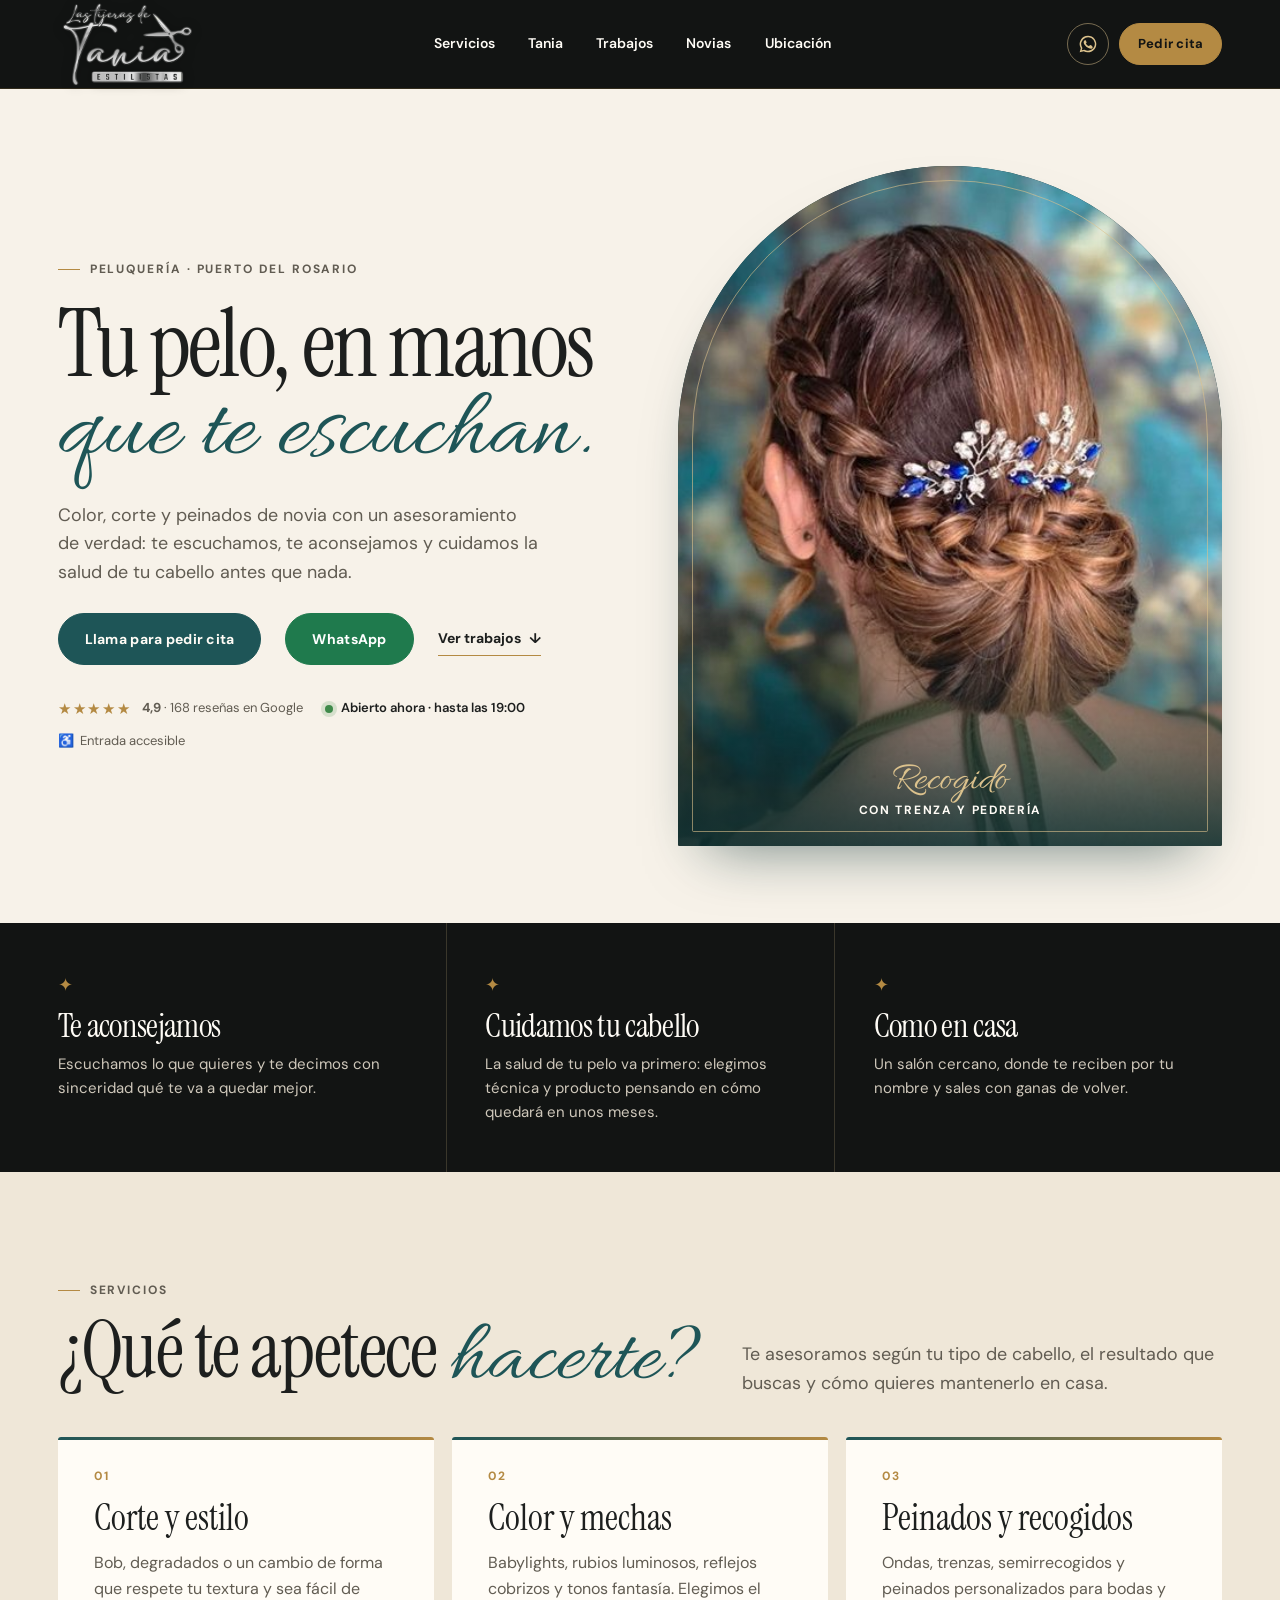
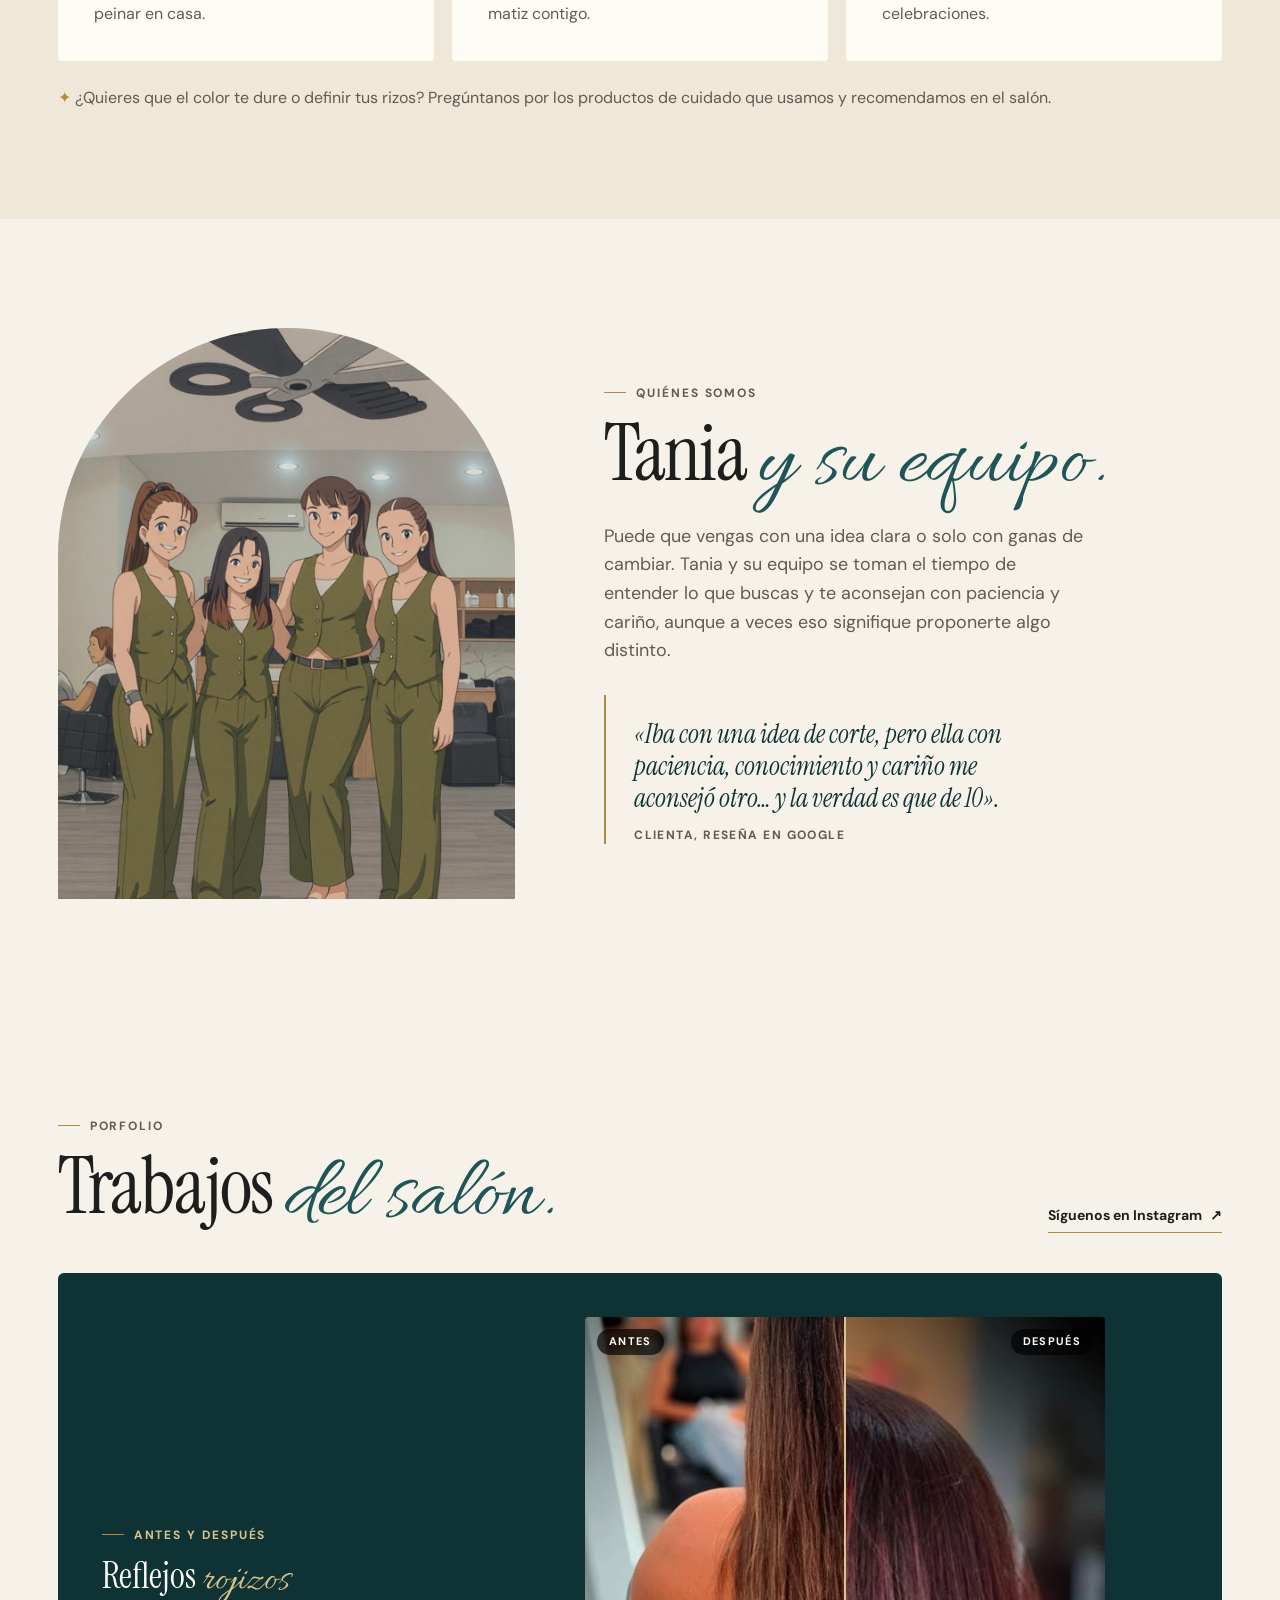
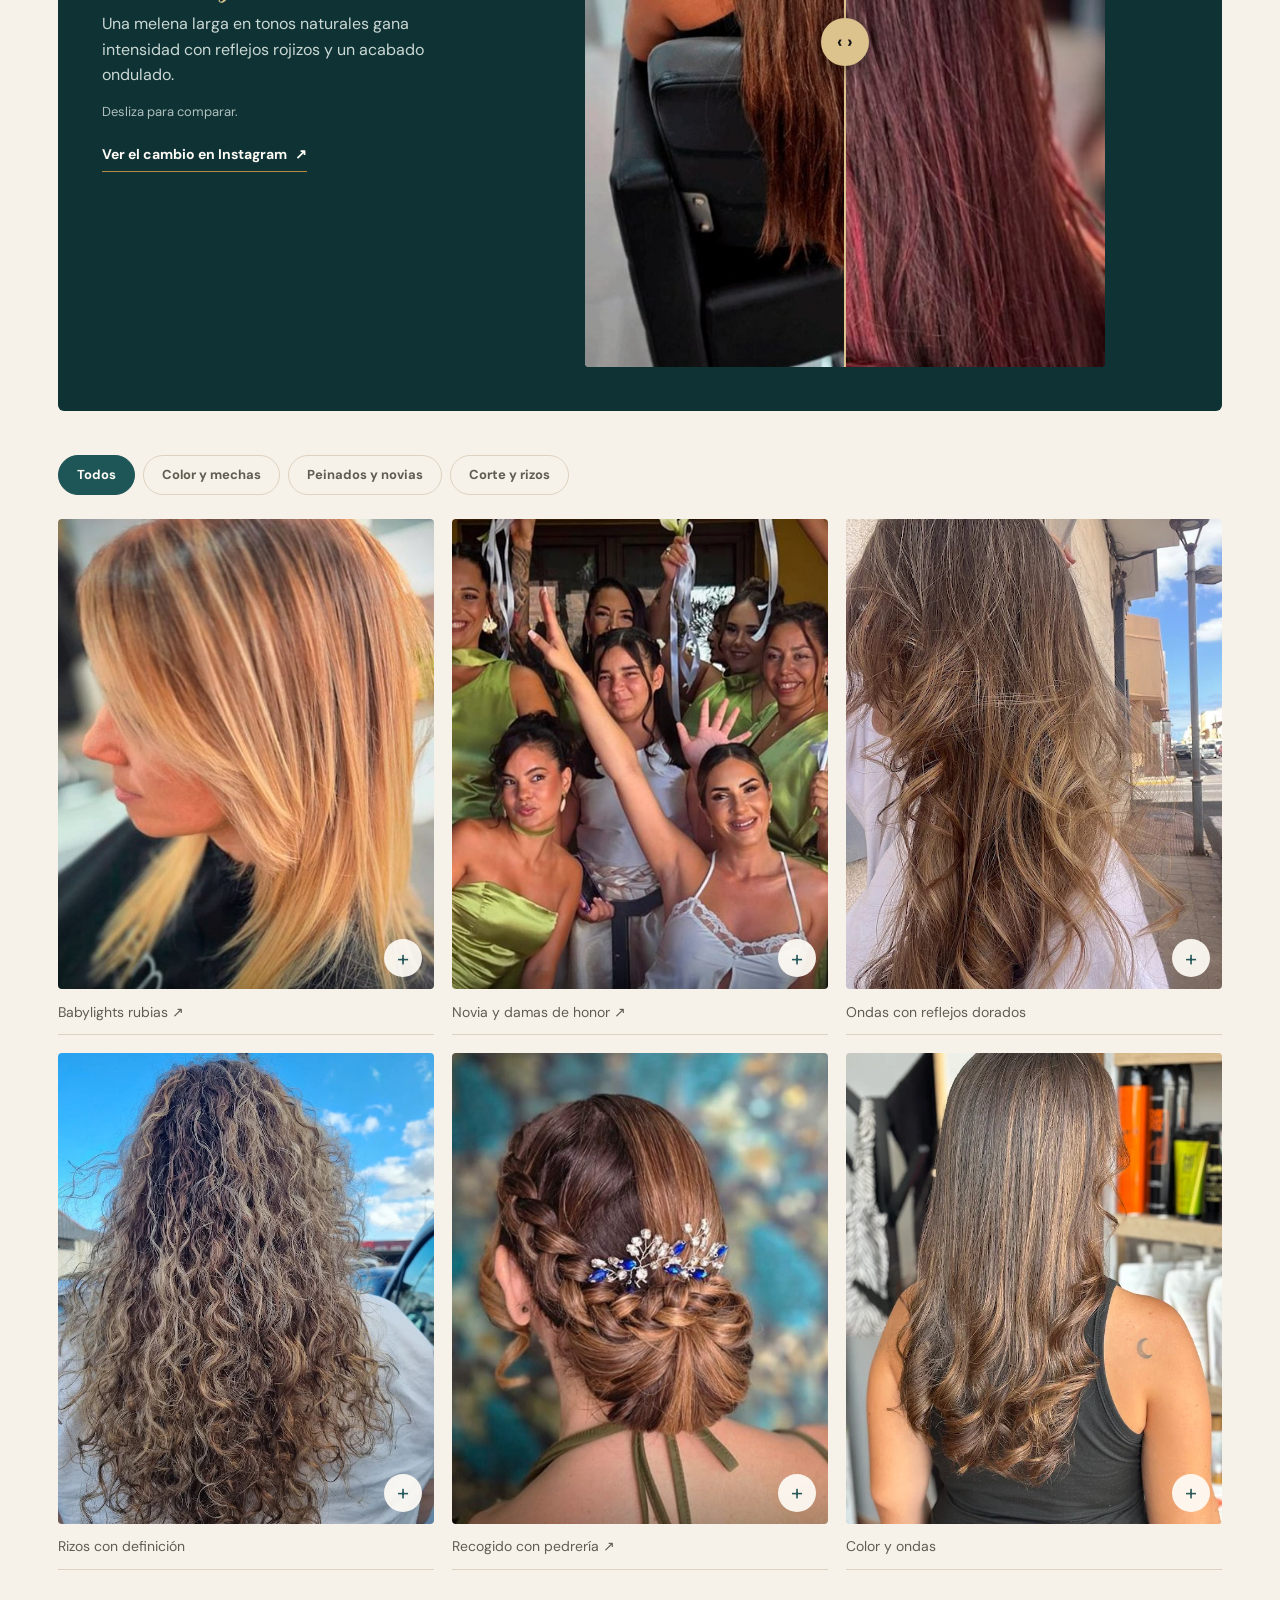
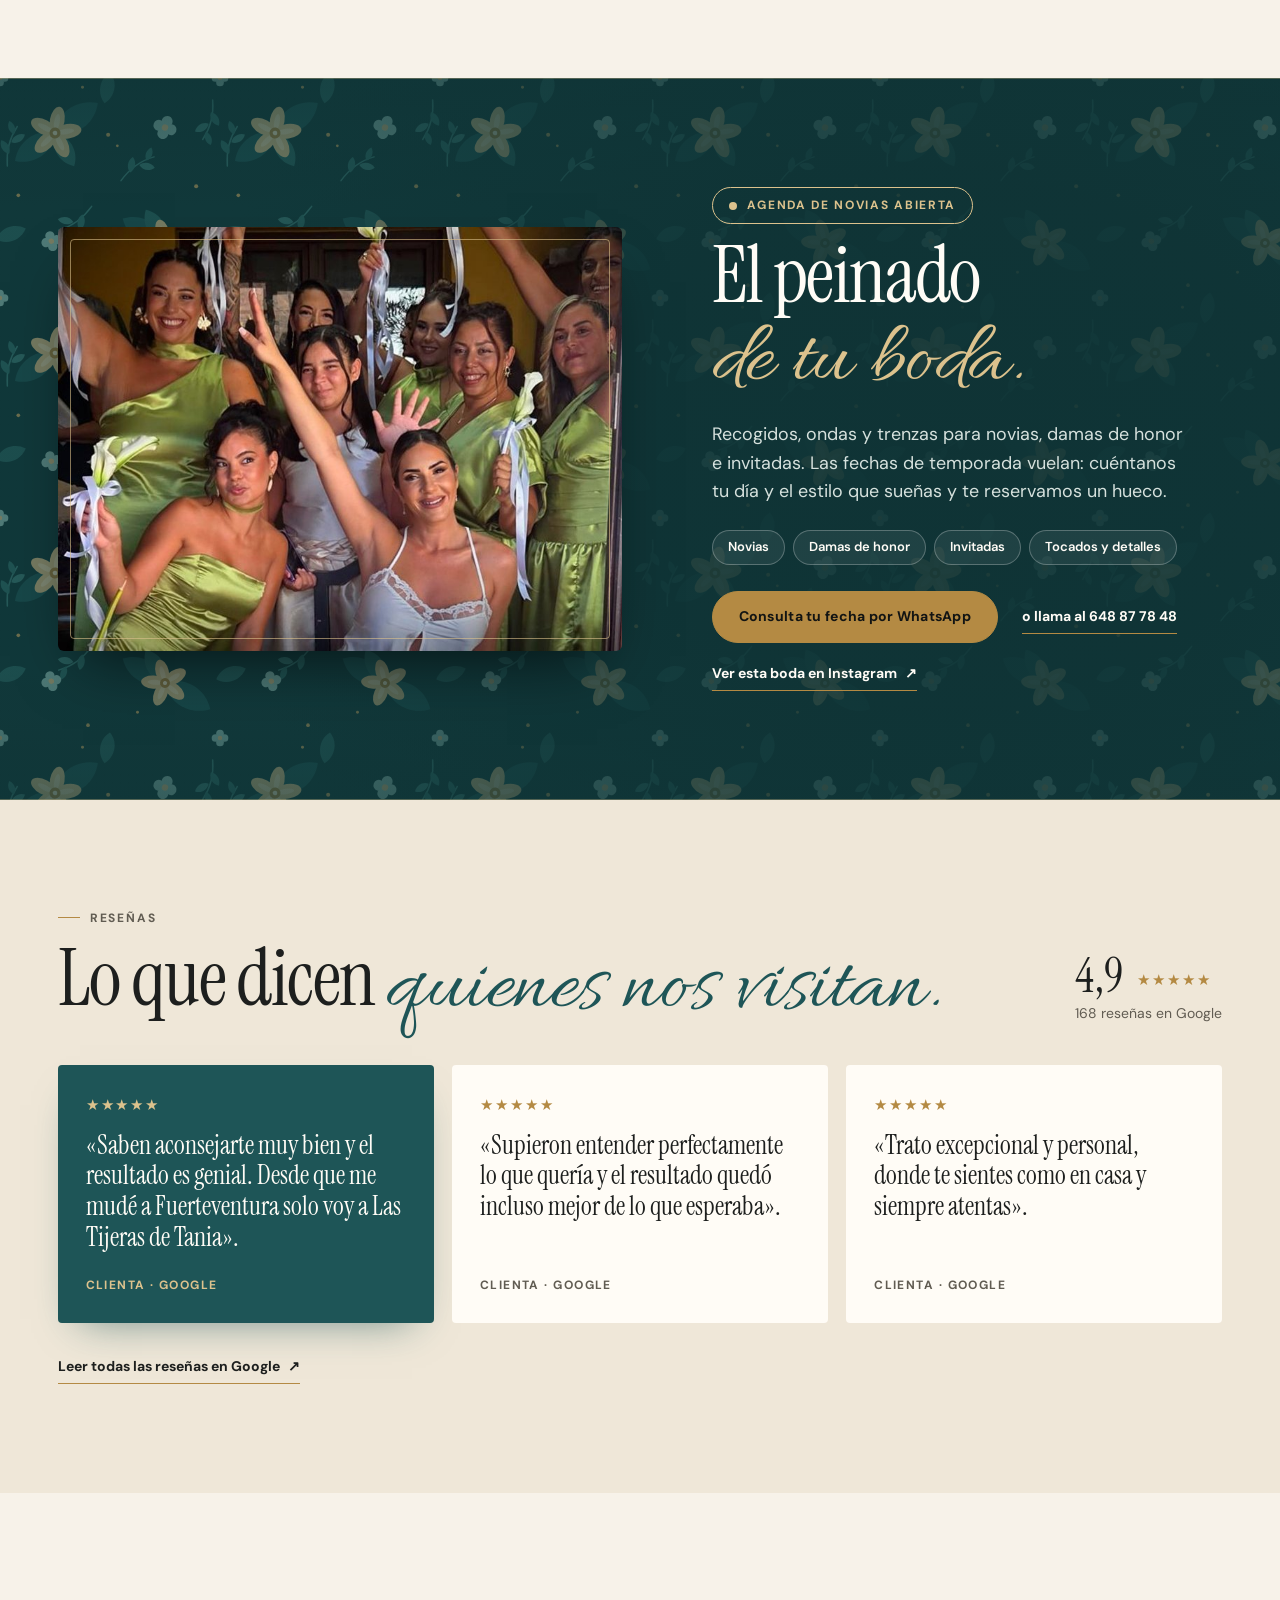
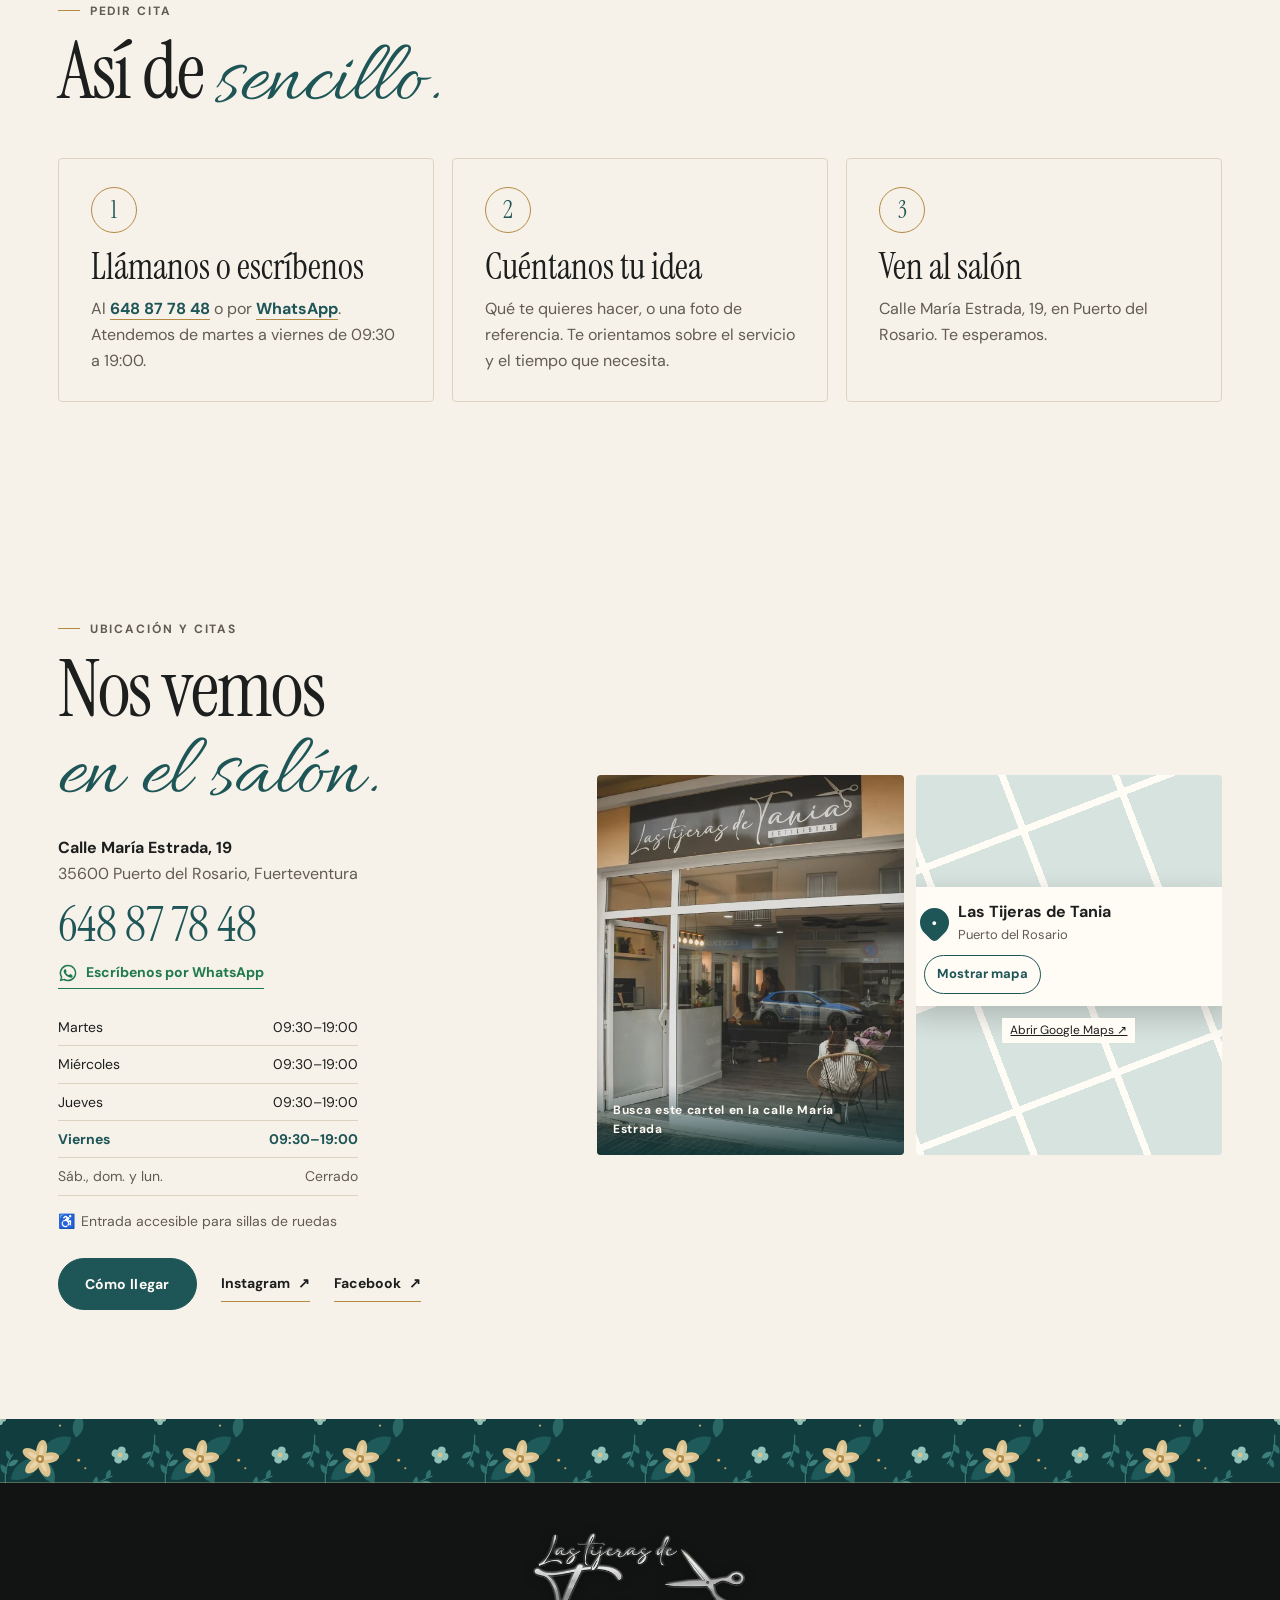
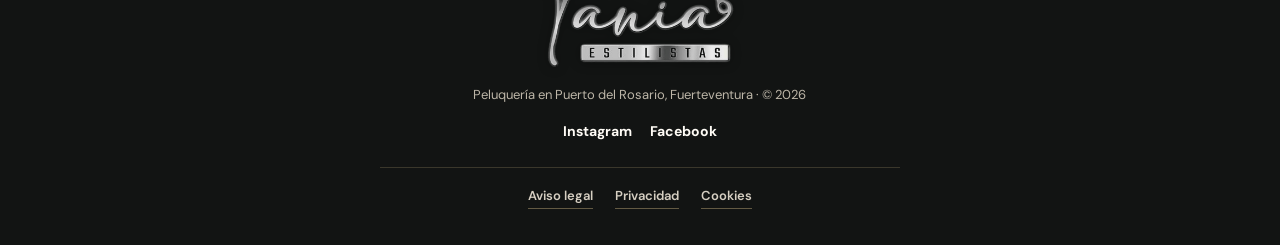
<file: index.html>
<!doctype html>
<html lang="es">
<head>
  <meta charset="utf-8">
  <meta name="viewport" content="width=device-width, initial-scale=1">
  <meta name="theme-color" content="#151716">
  <title>Las Tijeras de Tania | Peluquería en Puerto del Rosario</title>
  <meta name="description" content="Peluquería en Puerto del Rosario, Fuerteventura. Asesoramiento personal, color, mechas, cortes y peinados de novia. 4,9 ★ en Google. Citas en el 648 87 78 48.">
  <meta property="og:type" content="website">
  <meta property="og:locale" content="es_ES">
  <meta property="og:site_name" content="Las Tijeras de Tania">
  <meta property="og:title" content="Las Tijeras de Tania | Peluquería en Puerto del Rosario">
  <meta property="og:description" content="Tu pelo, en manos que te escuchan. Color, corte y peinados de novia en Fuerteventura.">
  <meta property="og:image" content="assets/recogido-sin-texto.jpg">
  <meta name="twitter:card" content="summary_large_image">
  <link rel="icon" href="assets/logo-tania.jpg" type="image/jpeg">
  <link rel="preload" href="assets/instrument-serif.woff2" as="font" type="font/woff2" crossorigin>
  <link rel="preload" href="assets/allura.woff2" as="font" type="font/woff2" crossorigin>
  <link rel="preload" href="assets/recogido-sin-texto.jpg" as="image" fetchpriority="high">
  <link rel="stylesheet" href="styles.css?v=6">
  <script>document.documentElement.classList.add("js")</script>
  <script src="script.js?v=4" defer></script>
  <script type="application/ld+json">
    {"@context":"https://schema.org","@type":"HairSalon","name":"Las Tijeras de Tania","image":["assets/galeria-3.webp","assets/recogido-sin-texto.jpg"],"logo":"assets/logo-tania.jpg","telephone":"+34648877848","address":{"@type":"PostalAddress","streetAddress":"Calle María Estrada, 19","addressLocality":"Puerto del Rosario","addressRegion":"Las Palmas","postalCode":"35600","addressCountry":"ES"},"geo":{"@type":"GeoCoordinates","latitude":28.5044241,"longitude":-13.8738223},"openingHoursSpecification":[{"@type":"OpeningHoursSpecification","dayOfWeek":["Tuesday","Wednesday","Thursday","Friday"],"opens":"09:30","closes":"19:00"}],"aggregateRating":{"@type":"AggregateRating","ratingValue":"4.9","reviewCount":"168"},"amenityFeature":{"@type":"LocationFeatureSpecification","name":"Entrada accesible para sillas de ruedas","value":true},"sameAs":["https://www.instagram.com/lastijerasdetania/","https://www.facebook.com/LastijerasdeTania/"]}
  </script>
</head>
<body>
  <svg width="0" height="0" style="position:absolute" aria-hidden="true"><symbol id="wa" viewBox="0 0 24 24"><path d="M12 2a10 10 0 0 0-8.6 15.1L2 22l5-1.3A10 10 0 1 0 12 2Zm0 18.2a8.2 8.2 0 0 1-4.2-1.2l-.3-.2-3 .8.8-2.9-.2-.3A8.2 8.2 0 1 1 12 20.2Zm4.5-6.1c-.2-.1-1.5-.7-1.7-.8-.2-.1-.4-.1-.6.1l-.8 1c-.1.2-.3.2-.5.1a6.7 6.7 0 0 1-3.3-2.9c-.3-.4.2-.4.7-1.4.1-.2 0-.3 0-.4l-.8-1.8c-.2-.5-.4-.4-.6-.4h-.5a1 1 0 0 0-.7.3 3 3 0 0 0-.9 2.2 5.2 5.2 0 0 0 1.1 2.8 11.9 11.9 0 0 0 4.6 4c1.7.7 2.4.8 3.2.7.5-.1 1.5-.6 1.8-1.2.2-.6.2-1.1.1-1.2l-.5-.3Z"/></symbol></svg>
  <a class="skip" href="#contenido">Ir al contenido</a>

  <header class="header" id="inicio">
    <div class="wrap nav">
      <a class="brand" href="#inicio" aria-label="Las Tijeras de Tania, inicio"><img src="assets/logo-plata.png?v=3" alt="" width="420" height="264"></a>
      <nav aria-label="Navegación principal">
        <a href="#servicios">Servicios</a><a href="#equipo">Tania</a><a href="#galeria">Trabajos</a><a href="#novias">Novias</a><a href="#contacto">Ubicación</a>
      </nav>
      <div class="nav-cta">
        <a class="wa-icon-btn" href="https://wa.me/34648877848?text=Hola%2C%20quer%C3%ADa%20pedir%20cita" target="_blank" rel="noopener" aria-label="Escribir por WhatsApp"><svg class="wa-svg" viewBox="0 0 24 24" aria-hidden="true"><path d="M12 2a10 10 0 0 0-8.6 15.1L2 22l5-1.3A10 10 0 1 0 12 2Zm0 18.2a8.2 8.2 0 0 1-4.2-1.2l-.3-.2-3 .8.8-2.9-.2-.3A8.2 8.2 0 1 1 12 20.2Zm4.5-6.1c-.2-.1-1.5-.7-1.7-.8-.2-.1-.4-.1-.6.1l-.8 1c-.1.2-.3.2-.5.1a6.7 6.7 0 0 1-3.3-2.9c-.3-.4.2-.4.7-1.4.1-.2 0-.3 0-.4l-.8-1.8c-.2-.5-.4-.4-.6-.4h-.5a1 1 0 0 0-.7.3 3 3 0 0 0-.9 2.2 5.2 5.2 0 0 0 1.1 2.8 11.9 11.9 0 0 0 4.6 4c1.7.7 2.4.8 3.2.7.5-.1 1.5-.6 1.8-1.2.2-.6.2-1.1.1-1.2l-.5-.3Z"/></svg></a>
        <a class="button button-small button-gold" href="tel:+34648877848">Pedir cita</a>
      </div>
    </div>
  </header>

  <main id="contenido">
    <!-- PORTADA -->
    <section class="hero-section" aria-labelledby="hero-title">
      <div class="hero wrap">
        <div class="hero-copy">
          <p class="eyebrow"><span></span> Peluquería · Puerto del Rosario</p>
          <h1 id="hero-title">Tu pelo, en manos <span class="script">que te escuchan.</span></h1>
          <p class="intro">Color, corte y peinados de novia con un asesoramiento de verdad: te escuchamos, te aconsejamos y cuidamos la salud de tu cabello antes que nada.</p>
          <div class="actions"><a class="button" href="tel:+34648877848">Llama para pedir cita</a><a class="button button-wa" href="https://wa.me/34648877848?text=Hola%2C%20quer%C3%ADa%20pedir%20cita" target="_blank" rel="noopener">WhatsApp</a><a class="text-link" href="#galeria">Ver trabajos <span aria-hidden="true">↓</span></a></div>
          <ul class="hero-meta">
            <li><a class="hero-rating" href="#resenas"><span class="stars" aria-hidden="true">★★★★★</span><span><strong>4,9</strong> · 168 reseñas en Google</span></a></li>
            <li class="open-status" data-open-status hidden><span class="dot" aria-hidden="true"></span><span data-open-text></span></li>
            <li class="access"><span aria-hidden="true">♿</span> Entrada accesible</li>
          </ul>
        </div>
        <figure class="hero-photo">
          <img class="photo" src="assets/recogido-sin-texto.jpg" alt="Recogido bajo con trenza y tocado de pedrería azul, delante del papel pintado floral del salón" width="810" height="590" fetchpriority="high">
          <figcaption><span class="script">Recogido</span> con trenza y pedrería</figcaption>
        </figure>
      </div>
    </section>

    <!-- POR QUÉ NOSOTRAS -->
    <section class="pillars" aria-label="Por qué elegirnos">
      <div class="wrap pillars-grid">
        <article class="reveal"><span class="pillar-icon" aria-hidden="true">✦</span><h2>Te aconsejamos</h2><p>Escuchamos lo que quieres y te decimos con sinceridad qué te va a quedar mejor.</p></article>
        <article class="reveal"><span class="pillar-icon" aria-hidden="true">✦</span><h2>Cuidamos tu cabello</h2><p>La salud de tu pelo va primero: elegimos técnica y producto pensando en cómo quedará en unos meses.</p></article>
        <article class="reveal"><span class="pillar-icon" aria-hidden="true">✦</span><h2>Como en casa</h2><p>Un salón cercano, donde te reciben por tu nombre y sales con ganas de volver.</p></article>
      </div>
    </section>

    <!-- SERVICIOS -->
    <section class="services" id="servicios">
      <div class="wrap section">
        <div class="section-head reveal"><div><p class="eyebrow"><span></span> Servicios</p><h2>¿Qué te apetece <span class="script">hacerte?</span></h2></div><p>Te asesoramos según tu tipo de cabello, el resultado que buscas y cómo quieres mantenerlo en casa.</p></div>
        <div class="service-grid">
          <article class="reveal"><span class="service-num">01</span><h3>Corte y estilo</h3><p>Bob, degradados o un cambio de forma que respete tu textura y sea fácil de peinar en casa.</p></article>
          <article class="reveal"><span class="service-num">02</span><h3>Color y mechas</h3><p>Babylights, rubios luminosos, reflejos cobrizos y tonos fantasía. Elegimos el matiz contigo.</p></article>
          <article class="reveal"><span class="service-num">03</span><h3>Peinados y recogidos</h3><p>Ondas, trenzas, semirrecogidos y peinados personalizados para bodas y celebraciones.</p></article>
        </div>
        <p class="care-note"><span aria-hidden="true">✦</span> ¿Quieres que el color te dure o definir tus rizos? Pregúntanos por los productos de cuidado que usamos y recomendamos en el salón.</p>
      </div>
    </section>

    <!-- TANIA Y EL EQUIPO -->
    <section class="team" id="equipo">
      <div class="wrap section team-layout">
        <figure class="team-photo reveal arch"><img class="photo" src="assets/equipo-anime.jpg" alt="Ilustración estilo anime de Tania y su equipo, cuatro estilistas con chaleco y pantalón verde, sonriendo en el salón bajo unas tijeras gigantes" width="1025" height="1600" loading="lazy"></figure>
        <div class="reveal">
          <p class="eyebrow"><span></span> Quiénes somos</p>
          <h2>Tania <span class="script">y su equipo.</span></h2>
          <p class="intro">Puede que vengas con una idea clara o solo con ganas de cambiar. Tania y su equipo se toman el tiempo de entender lo que buscas y te aconsejan con paciencia y cariño, aunque a veces eso signifique proponerte algo distinto.</p>
          <blockquote class="team-quote">«Iba con una idea de corte, pero ella con paciencia, conocimiento y cariño me aconsejó otro… y la verdad es que de 10».<cite>Clienta, reseña en Google</cite></blockquote>
        </div>
      </div>
    </section>

    <!-- TRABAJOS -->
    <section class="wrap section" id="galeria">
      <div class="section-head reveal"><div><p class="eyebrow"><span></span> Porfolio</p><h2>Trabajos <span class="script">del salón.</span></h2></div><a class="text-link" href="https://www.instagram.com/lastijerasdetania/" target="_blank" rel="noopener">Síguenos en Instagram <span aria-hidden="true">↗</span></a></div>

      <article class="transformation reveal">
        <div class="case-copy">
          <p class="eyebrow"><span></span> Antes y después</p>
          <h3>Reflejos <span class="script">rojizos</span></h3>
          <p>Una melena larga en tonos naturales gana intensidad con reflejos rojizos y un acabado ondulado.</p>
          <p class="hint">Desliza para comparar.</p>
          <a class="text-link" href="https://www.instagram.com/p/DfXCRPzjLtD/" target="_blank" rel="noopener">Ver el cambio en Instagram <span aria-hidden="true">↗</span></a>
        </div>
        <div class="compare" style="--pos:50%">
          <img class="photo" src="assets/despues-sin-texto.jpg" alt="Después: melena larga con ondas y reflejos rojizos" width="470" height="588" loading="lazy">
          <div class="compare-before"><img class="photo" src="assets/antes-sin-texto.jpg" alt="Antes: melena larga castaña sin reflejos" width="646" height="808" loading="lazy"></div>
          <span class="compare-tag compare-tag-before" aria-hidden="true">Antes</span>
          <span class="compare-tag compare-tag-after" aria-hidden="true">Después</span>
          <span class="compare-handle" aria-hidden="true"></span>
          <input class="compare-range" type="range" min="0" max="100" value="50" aria-label="Comparar antes y después: desliza para ver más del antes o del después">
        </div>
      </article>

      <div class="filters" role="group" aria-label="Filtrar trabajos">
        <button type="button" aria-pressed="true" data-filter="todos">Todos</button>
        <button type="button" aria-pressed="false" data-filter="color">Color y mechas</button>
        <button type="button" aria-pressed="false" data-filter="peinados">Peinados y novias</button>
        <button type="button" aria-pressed="false" data-filter="corte">Corte y rizos</button>
      </div>

      <div class="gallery">
        <figure class="reveal" data-cat="color"><a class="gallery-photo" href="assets/babylights-sin-texto.jpg" aria-label="Ampliar foto de babylights"><img class="photo" src="assets/babylights-sin-texto.jpg" alt="Mechas rubias muy finas sobre una base natural, melena a media altura vista de perfil" width="480" height="600" loading="lazy"></a><figcaption><a href="https://www.instagram.com/p/DetrStKIOmO/" target="_blank" rel="noopener">Babylights rubias <span aria-hidden="true">↗</span></a></figcaption></figure>
        <figure class="reveal" data-cat="peinados"><a class="gallery-photo" href="assets/novia-sin-texto.jpg" aria-label="Ampliar foto de novia y damas de honor"><img class="photo" src="assets/novia-sin-texto.jpg" alt="Una novia y sus damas de honor con los peinados realizados por el salón" width="810" height="605" loading="lazy"></a><figcaption><a href="https://www.instagram.com/p/DcwG1Mqsc3B/" target="_blank" rel="noopener">Novia y damas de honor <span aria-hidden="true">↗</span></a></figcaption></figure>
        <figure class="reveal" data-cat="color"><a class="gallery-photo" href="assets/galeria-1.webp" aria-label="Ampliar foto de ondas con reflejos dorados"><img class="photo" src="assets/galeria-1.webp" alt="Melena larga con ondas sueltas y reflejos dorados, a la luz del día" width="450" height="800" loading="lazy"></a><figcaption>Ondas con reflejos dorados</figcaption></figure>
        <figure class="reveal" data-cat="corte"><a class="gallery-photo" href="assets/galeria-2.webp" aria-label="Ampliar foto de rizos"><img class="photo" src="assets/galeria-2.webp" alt="Melena larga rizada con reflejos claros" width="600" height="800" loading="lazy"></a><figcaption>Rizos con definición</figcaption></figure>
        <figure class="reveal" data-cat="peinados"><a class="gallery-photo" href="assets/recogido-sin-texto.jpg" aria-label="Ampliar foto del recogido trenzado"><img class="photo" src="assets/recogido-sin-texto.jpg" alt="Recogido bajo trenzado con tocado de pedrería azul" width="810" height="590" loading="lazy"></a><figcaption><a href="https://www.instagram.com/p/DfkEUANMQlO/" target="_blank" rel="noopener">Recogido con pedrería <span aria-hidden="true">↗</span></a></figcaption></figure>
        <figure class="reveal" data-cat="color"><a class="gallery-photo" href="assets/portada.webp" aria-label="Ampliar foto de color y ondas"><img class="photo" src="assets/portada.webp" alt="Melena castaña con reflejos y ondas suaves, vista desde atrás en el salón" width="600" height="800" loading="lazy"></a><figcaption>Color y ondas</figcaption></figure>
      </div>

      <dialog class="lightbox" aria-label="Foto ampliada">
        <button type="button" class="lb-close" aria-label="Cerrar foto">×</button>
        <button type="button" class="lb-nav lb-prev" aria-label="Foto anterior">‹</button>
        <img alt="">
        <button type="button" class="lb-nav lb-next" aria-label="Foto siguiente">›</button>
        <p><span class="lb-caption"></span><span class="lb-count"></span></p>
      </dialog>
    </section>

    <!-- NOVIAS -->
    <section class="bridal" id="novias">
      <div class="wrap section bridal-layout">
        <figure class="bridal-photo reveal"><img class="photo" src="assets/novia-sin-texto.jpg" alt="Una novia y sus damas de honor peinadas por el salón, con vestidos verdes y ramos de calas" width="810" height="605" loading="lazy"></figure>
        <div class="reveal">
          <p class="badge"><span class="dot" aria-hidden="true"></span> Agenda de novias abierta</p>
          <h2>El peinado <span class="script">de tu boda.</span></h2>
          <p class="intro">Recogidos, ondas y trenzas para novias, damas de honor e invitadas. Las fechas de temporada vuelan: cuéntanos tu día y el estilo que sueñas y te reservamos un hueco.</p>
          <ul class="bridal-list">
            <li>Novias</li><li>Damas de honor</li><li>Invitadas</li><li>Tocados y detalles</li>
          </ul>
          <div class="actions"><a class="button button-gold" href="https://wa.me/34648877848?text=Hola%2C%20quer%C3%ADa%20consultar%20disponibilidad%20para%20el%20peinado%20de%20mi%20boda.%20La%20fecha%20es%3A%20" target="_blank" rel="noopener">Consulta tu fecha por WhatsApp</a><a class="text-link" href="tel:+34648877848">o llama al 648 87 78 48</a><a class="text-link" href="https://www.instagram.com/p/DcwG1Mqsc3B/" target="_blank" rel="noopener">Ver esta boda en Instagram <span aria-hidden="true">↗</span></a></div>
        </div>
      </div>
    </section>

    <!-- RESEÑAS -->
    <section class="reviews" id="resenas">
      <div class="wrap section">
        <div class="section-head reveal"><div><p class="eyebrow"><span></span> Reseñas</p><h2>Lo que dicen <span class="script">quienes nos visitan.</span></h2></div><div class="review-score"><strong>4,9 <span class="stars" aria-hidden="true">★★★★★</span></strong><span>168 reseñas en Google</span></div></div>
        <div class="review-grid">
          <article class="reveal is-active" tabindex="0"><span class="stars" role="img" aria-label="5 estrellas">★★★★★</span><blockquote>«Saben aconsejarte muy bien y el resultado es genial. Desde que me mudé a Fuerteventura solo voy a Las Tijeras de Tania».</blockquote><p>Clienta · Google</p></article>
          <article class="reveal" tabindex="0"><span class="stars" role="img" aria-label="5 estrellas">★★★★★</span><blockquote>«Supieron entender perfectamente lo que quería y el resultado quedó incluso mejor de lo que esperaba».</blockquote><p>Clienta · Google</p></article>
          <article class="reveal" tabindex="0"><span class="stars" role="img" aria-label="5 estrellas">★★★★★</span><blockquote>«Trato excepcional y personal, donde te sientes como en casa y siempre atentas».</blockquote><p>Clienta · Google</p></article>
        </div>
        <a class="text-link" href="https://www.google.com/maps/search/?api=1&amp;query=Las%20tijeras%20de%20Tania&amp;query_place_id=ChIJkSt5jNHHRwwRjHuWZxbc__M" target="_blank" rel="noopener">Leer todas las reseñas en Google <span aria-hidden="true">↗</span></a>
      </div>
    </section>

    <!-- CÓMO PEDIR CITA -->
    <section class="wrap section steps-section" aria-labelledby="pasos-title">
      <div class="section-head reveal"><div><p class="eyebrow"><span></span> Pedir cita</p><h2 id="pasos-title">Así de <span class="script">sencillo.</span></h2></div></div>
      <ol class="steps">
        <li class="reveal"><span>1</span><h3>Llámanos o escríbenos</h3><p>Al <a href="tel:+34648877848">648 87 78 48</a> o por <a href="https://wa.me/34648877848?text=Hola%2C%20quer%C3%ADa%20pedir%20cita" target="_blank" rel="noopener">WhatsApp</a>. Atendemos de martes a viernes de 09:30 a 19:00.</p></li>
        <li class="reveal"><span>2</span><h3>Cuéntanos tu idea</h3><p>Qué te quieres hacer, o una foto de referencia. Te orientamos sobre el servicio y el tiempo que necesita.</p></li>
        <li class="reveal"><span>3</span><h3>Ven al salón</h3><p>Calle María Estrada, 19, en Puerto del Rosario. Te esperamos.</p></li>
      </ol>
    </section>

    <!-- CONTACTO -->
    <section class="contact-section" id="contacto">
      <div class="wrap section contact">
        <div class="reveal">
          <p class="eyebrow"><span></span> Ubicación y citas</p>
          <h2>Nos vemos <span class="script">en el salón.</span></h2>
          <address><strong>Calle María Estrada, 19</strong><br>35600 Puerto del Rosario, Fuerteventura</address>
          <a class="phone" href="tel:+34648877848">648 87 78 48</a>
          <a class="wa-line" href="https://wa.me/34648877848?text=Hola%2C%20quer%C3%ADa%20pedir%20cita" target="_blank" rel="noopener"><svg class="wa-svg" viewBox="0 0 24 24" aria-hidden="true"><use href="#wa"/></svg> Escríbenos por WhatsApp</a>
          <table class="hours">
            <caption class="sr-only">Horario</caption>
            <tbody>
              <tr data-day="2"><th scope="row">Martes</th><td>09:30–19:00</td></tr>
              <tr data-day="3"><th scope="row">Miércoles</th><td>09:30–19:00</td></tr>
              <tr data-day="4"><th scope="row">Jueves</th><td>09:30–19:00</td></tr>
              <tr data-day="5"><th scope="row">Viernes</th><td>09:30–19:00</td></tr>
              <tr class="closed"><th scope="row">Sáb., dom. y lun.</th><td>Cerrado</td></tr>
            </tbody>
          </table>
          <p class="access access-line"><span aria-hidden="true">♿</span> Entrada accesible para sillas de ruedas</p>
          <div class="actions"><a class="button" href="https://www.google.com/maps/dir/?api=1&amp;destination=Las+Tijeras+de+Tania%2C+Puerto+del+Rosario&amp;destination_place_id=ChIJkSt5jNHHRwwRjHuWZxbc__M" target="_blank" rel="noopener">Cómo llegar</a><a class="text-link" href="https://www.instagram.com/lastijerasdetania/" target="_blank" rel="noopener">Instagram <span aria-hidden="true">↗</span></a><a class="text-link" href="https://www.facebook.com/LastijerasdeTania/" target="_blank" rel="noopener">Facebook <span aria-hidden="true">↗</span></a></div>
        </div>
        <div class="contact-media reveal">
          <figure class="storefront"><img class="photo" src="assets/galeria-3.webp" alt="Fachada del salón Las Tijeras de Tania, con el cartel sobre el escaparate" width="640" height="631" loading="lazy"><figcaption>Busca este cartel en la calle María Estrada</figcaption></figure>
          <div class="map" aria-label="Ubicación del salón">
            <div class="map-caption"><span class="pin" aria-hidden="true">•</span><div><strong>Las Tijeras de Tania</strong><span>Puerto del Rosario</span></div><button type="button" hidden>Mostrar mapa</button></div>
            <a class="map-fallback" href="https://www.google.com/maps/search/?api=1&amp;query=Las%20tijeras%20de%20Tania&amp;query_place_id=ChIJkSt5jNHHRwwRjHuWZxbc__M" target="_blank" rel="noopener">Abrir Google Maps ↗</a>
          </div>
        </div>
      </div>
    </section>
  </main>

  <footer>
    <div class="floral-strip" aria-hidden="true"></div>
    <div class="wrap footer-inner"><a class="brand brand-footer" href="#inicio" aria-label="Las Tijeras de Tania, inicio"><img src="assets/logo-plata.png?v=3" alt="" width="420" height="264" loading="lazy"></a><p>Peluquería en Puerto del Rosario, Fuerteventura · © <span data-year>2026</span></p><div class="footer-social"><a href="https://www.instagram.com/lastijerasdetania/" target="_blank" rel="noopener">Instagram</a><a href="https://www.facebook.com/LastijerasdeTania/" target="_blank" rel="noopener">Facebook</a></div><nav class="legal-nav" aria-label="Información legal"><a href="aviso-legal.html">Aviso legal</a><a href="privacidad.html">Privacidad</a><a href="cookies.html">Cookies</a></nav></div>
  </footer>

  <div class="mobile-cta">
    <a class="button button-gold" href="tel:+34648877848">Llamar</a>
    <a class="button button-wa" href="https://wa.me/34648877848?text=Hola%2C%20quer%C3%ADa%20pedir%20cita" target="_blank" rel="noopener">WhatsApp</a>
  </div>
</body>
</html>
</file>
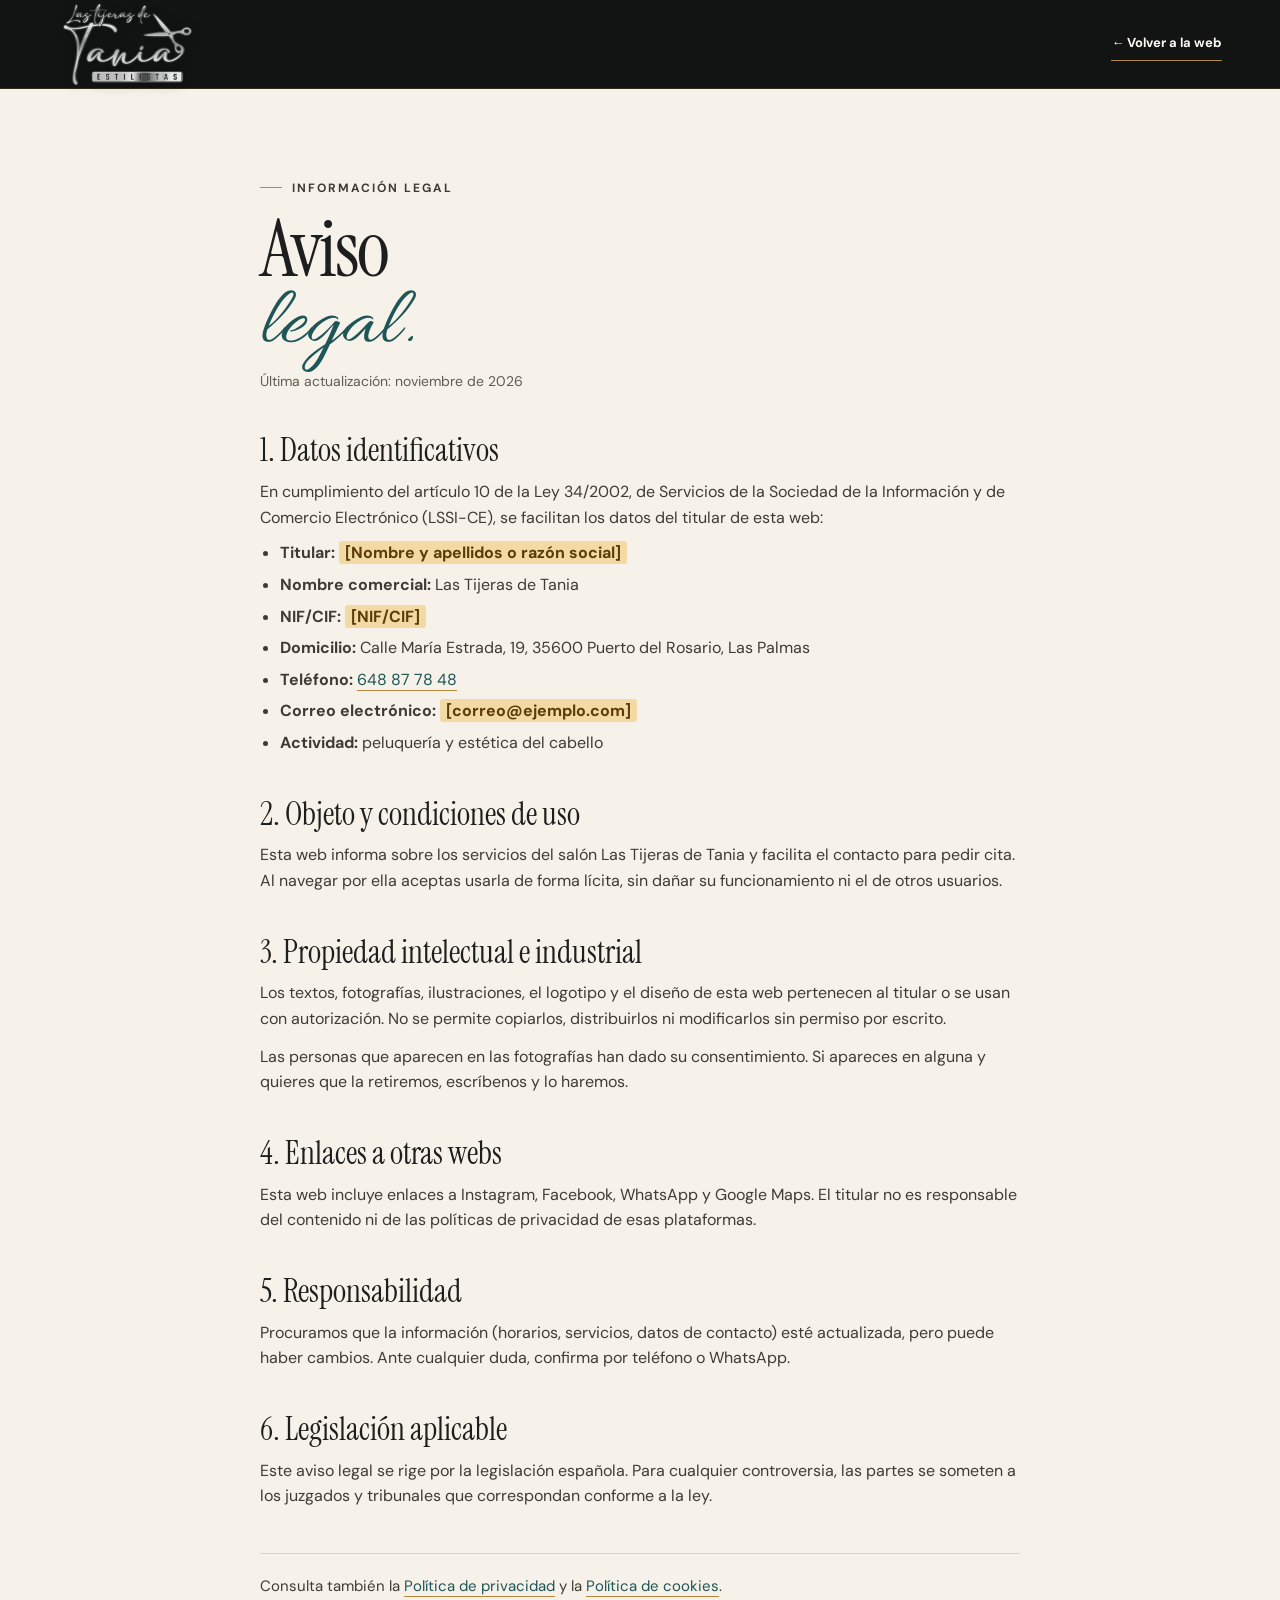
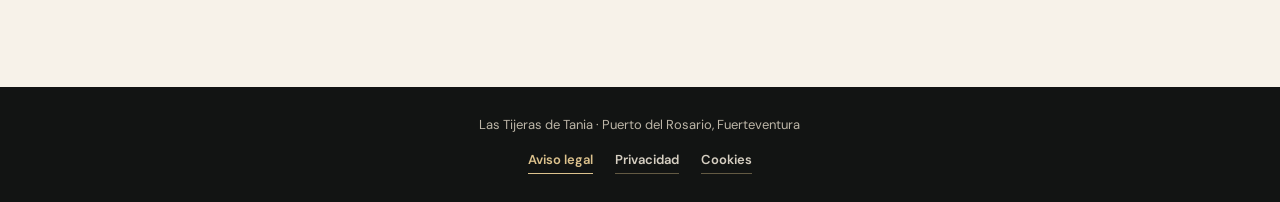
<file: aviso-legal.html>
<!doctype html>
<html lang="es">
<head>
  <meta charset="utf-8">
  <meta name="viewport" content="width=device-width, initial-scale=1">
  <meta name="robots" content="noindex, follow">
  <title>Aviso legal | Las Tijeras de Tania</title>
  <link rel="icon" href="assets/logo-tania.jpg" type="image/jpeg">
  <link rel="stylesheet" href="styles.css?v=5">
</head>
<body class="legal-page">
  <header class="header">
    <div class="wrap nav">
      <a class="brand" href="index.html" aria-label="Las Tijeras de Tania, volver al inicio"><img src="assets/logo-plata.png?v=3" alt="" width="420" height="264"></a>
      <a class="text-link legal-back" href="index.html">← Volver a la web</a>
    </div>
  </header>

  <main class="wrap legal">
    <p class="eyebrow"><span></span> Información legal</p>
    <h1>Aviso <span class="script">legal.</span></h1>
    <p class="legal-updated">Última actualización: noviembre de 2026</p>

    <h2>1. Datos identificativos</h2>
    <p>En cumplimiento del artículo 10 de la Ley 34/2002, de Servicios de la Sociedad de la Información y de Comercio Electrónico (LSSI-CE), se facilitan los datos del titular de esta web:</p>
    <ul>
      <li><strong>Titular:</strong> <mark class="todo">[Nombre y apellidos o razón social]</mark></li>
      <li><strong>Nombre comercial:</strong> Las Tijeras de Tania</li>
      <li><strong>NIF/CIF:</strong> <mark class="todo">[NIF/CIF]</mark></li>
      <li><strong>Domicilio:</strong> Calle María Estrada, 19, 35600 Puerto del Rosario, Las Palmas</li>
      <li><strong>Teléfono:</strong> <a href="tel:+34648877848">648 87 78 48</a></li>
      <li><strong>Correo electrónico:</strong> <mark class="todo">[correo@ejemplo.com]</mark></li>
      <li><strong>Actividad:</strong> peluquería y estética del cabello</li>
    </ul>

    <h2>2. Objeto y condiciones de uso</h2>
    <p>Esta web informa sobre los servicios del salón Las Tijeras de Tania y facilita el contacto para pedir cita. Al navegar por ella aceptas usarla de forma lícita, sin dañar su funcionamiento ni el de otros usuarios.</p>

    <h2>3. Propiedad intelectual e industrial</h2>
    <p>Los textos, fotografías, ilustraciones, el logotipo y el diseño de esta web pertenecen al titular o se usan con autorización. No se permite copiarlos, distribuirlos ni modificarlos sin permiso por escrito.</p>
    <p>Las personas que aparecen en las fotografías han dado su consentimiento. Si apareces en alguna y quieres que la retiremos, escríbenos y lo haremos.</p>

    <h2>4. Enlaces a otras webs</h2>
    <p>Esta web incluye enlaces a Instagram, Facebook, WhatsApp y Google Maps. El titular no es responsable del contenido ni de las políticas de privacidad de esas plataformas.</p>

    <h2>5. Responsabilidad</h2>
    <p>Procuramos que la información (horarios, servicios, datos de contacto) esté actualizada, pero puede haber cambios. Ante cualquier duda, confirma por teléfono o WhatsApp.</p>

    <h2>6. Legislación aplicable</h2>
    <p>Este aviso legal se rige por la legislación española. Para cualquier controversia, las partes se someten a los juzgados y tribunales que correspondan conforme a la ley.</p>

    <p class="legal-links">Consulta también la <a href="privacidad.html">Política de privacidad</a> y la <a href="cookies.html">Política de cookies</a>.</p>
  </main>

  <footer><div class="wrap footer-inner legal-footer"><p>Las Tijeras de Tania · Puerto del Rosario, Fuerteventura</p><nav class="legal-nav" aria-label="Información legal"><a href="aviso-legal.html" aria-current="page">Aviso legal</a><a href="privacidad.html">Privacidad</a><a href="cookies.html">Cookies</a></nav></div></footer>
</body>
</html>
</file>
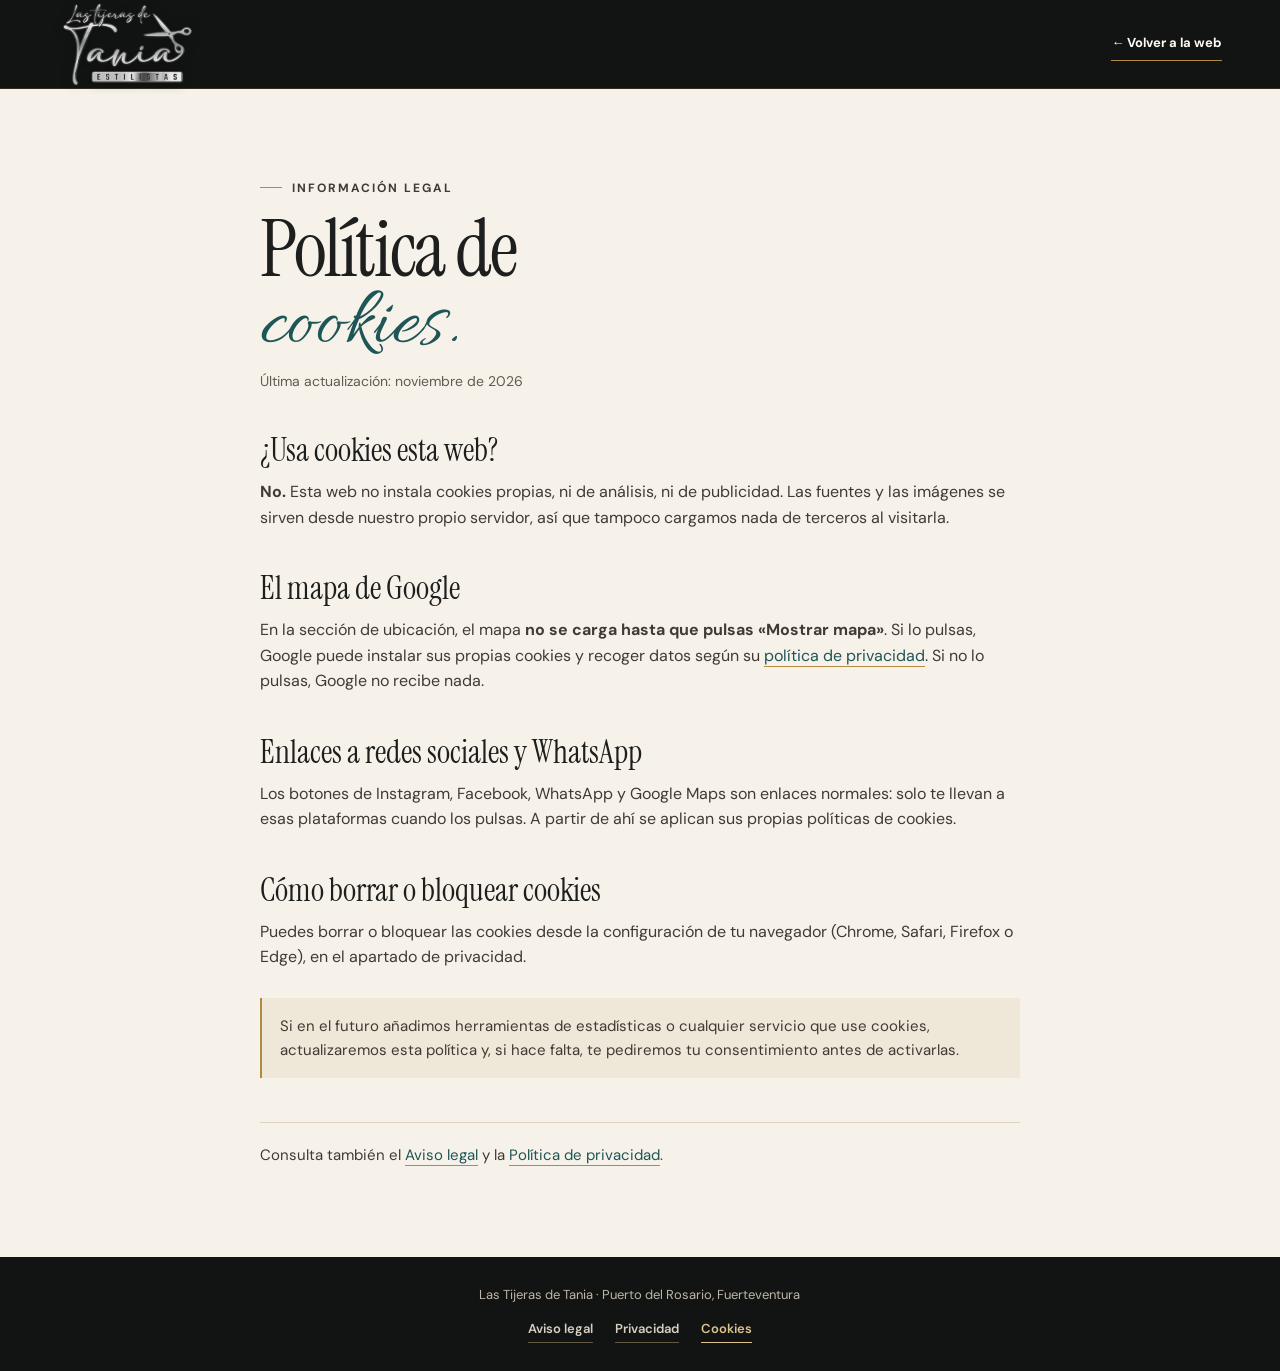
<file: cookies.html>
<!doctype html>
<html lang="es">
<head>
  <meta charset="utf-8">
  <meta name="viewport" content="width=device-width, initial-scale=1">
  <meta name="robots" content="noindex, follow">
  <title>Política de cookies | Las Tijeras de Tania</title>
  <link rel="icon" href="assets/logo-tania.jpg" type="image/jpeg">
  <link rel="stylesheet" href="styles.css?v=5">
</head>
<body class="legal-page">
  <header class="header">
    <div class="wrap nav">
      <a class="brand" href="index.html" aria-label="Las Tijeras de Tania, volver al inicio"><img src="assets/logo-plata.png?v=3" alt="" width="420" height="264"></a>
      <a class="text-link legal-back" href="index.html">← Volver a la web</a>
    </div>
  </header>

  <main class="wrap legal">
    <p class="eyebrow"><span></span> Información legal</p>
    <h1>Política de <span class="script">cookies.</span></h1>
    <p class="legal-updated">Última actualización: noviembre de 2026</p>

    <h2>¿Usa cookies esta web?</h2>
    <p><strong>No.</strong> Esta web no instala cookies propias, ni de análisis, ni de publicidad. Las fuentes y las imágenes se sirven desde nuestro propio servidor, así que tampoco cargamos nada de terceros al visitarla.</p>

    <h2>El mapa de Google</h2>
    <p>En la sección de ubicación, el mapa <strong>no se carga hasta que pulsas «Mostrar mapa»</strong>. Si lo pulsas, Google puede instalar sus propias cookies y recoger datos según su <a href="https://policies.google.com/privacy?hl=es" target="_blank" rel="noopener">política de privacidad</a>. Si no lo pulsas, Google no recibe nada.</p>

    <h2>Enlaces a redes sociales y WhatsApp</h2>
    <p>Los botones de Instagram, Facebook, WhatsApp y Google Maps son enlaces normales: solo te llevan a esas plataformas cuando los pulsas. A partir de ahí se aplican sus propias políticas de cookies.</p>

    <h2>Cómo borrar o bloquear cookies</h2>
    <p>Puedes borrar o bloquear las cookies desde la configuración de tu navegador (Chrome, Safari, Firefox o Edge), en el apartado de privacidad.</p>

    <p class="legal-note">Si en el futuro añadimos herramientas de estadísticas o cualquier servicio que use cookies, actualizaremos esta política y, si hace falta, te pediremos tu consentimiento antes de activarlas.</p>

    <p class="legal-links">Consulta también el <a href="aviso-legal.html">Aviso legal</a> y la <a href="privacidad.html">Política de privacidad</a>.</p>
  </main>

  <footer><div class="wrap footer-inner legal-footer"><p>Las Tijeras de Tania · Puerto del Rosario, Fuerteventura</p><nav class="legal-nav" aria-label="Información legal"><a href="aviso-legal.html">Aviso legal</a><a href="privacidad.html">Privacidad</a><a href="cookies.html" aria-current="page">Cookies</a></nav></div></footer>
</body>
</html>
</file>
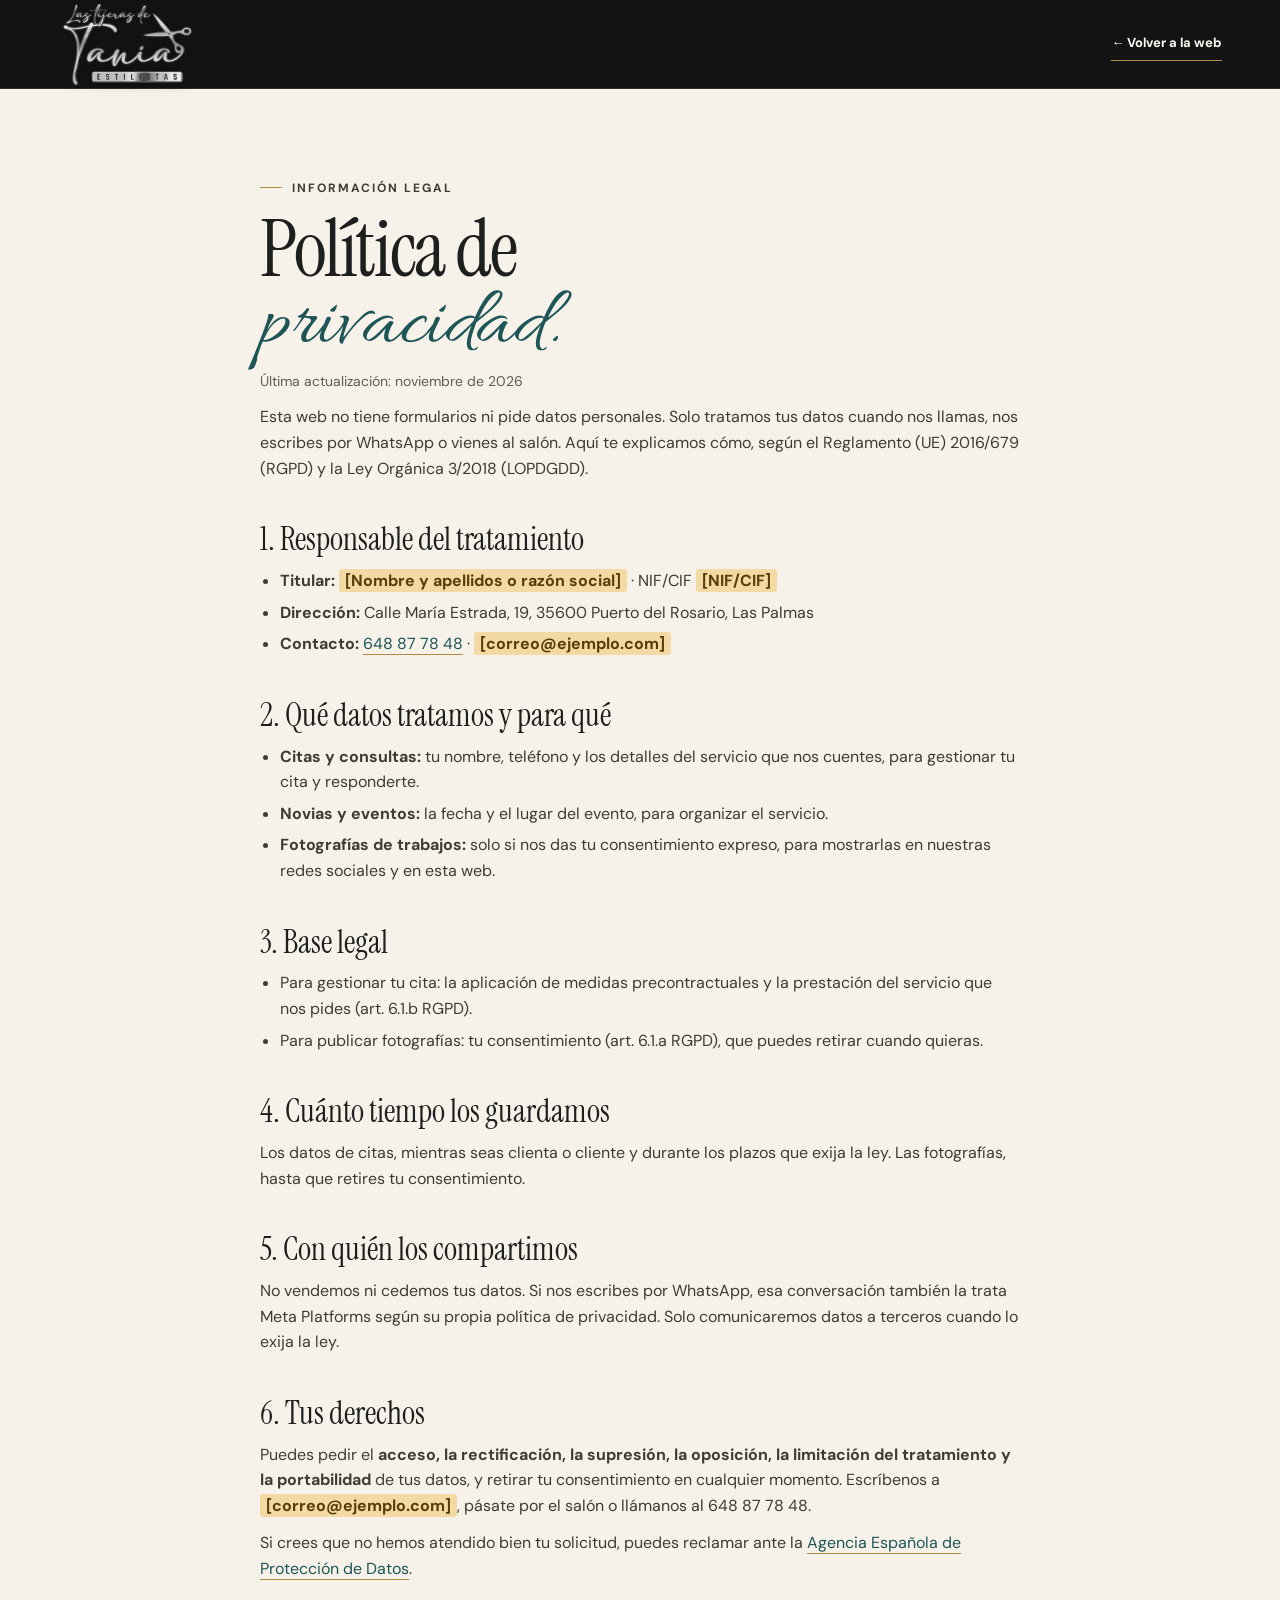
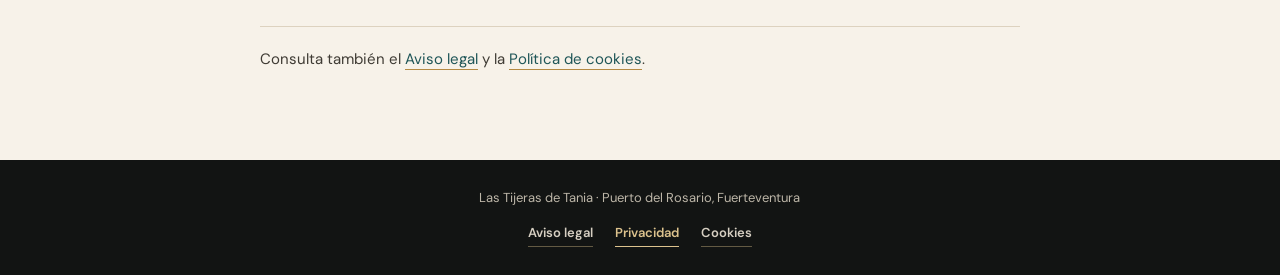
<file: privacidad.html>
<!doctype html>
<html lang="es">
<head>
  <meta charset="utf-8">
  <meta name="viewport" content="width=device-width, initial-scale=1">
  <meta name="robots" content="noindex, follow">
  <title>Política de privacidad | Las Tijeras de Tania</title>
  <link rel="icon" href="assets/logo-tania.jpg" type="image/jpeg">
  <link rel="stylesheet" href="styles.css?v=5">
</head>
<body class="legal-page">
  <header class="header">
    <div class="wrap nav">
      <a class="brand" href="index.html" aria-label="Las Tijeras de Tania, volver al inicio"><img src="assets/logo-plata.png?v=3" alt="" width="420" height="264"></a>
      <a class="text-link legal-back" href="index.html">← Volver a la web</a>
    </div>
  </header>

  <main class="wrap legal">
    <p class="eyebrow"><span></span> Información legal</p>
    <h1>Política de <span class="script">privacidad.</span></h1>
    <p class="legal-updated">Última actualización: noviembre de 2026</p>

    <p>Esta web no tiene formularios ni pide datos personales. Solo tratamos tus datos cuando nos llamas, nos escribes por WhatsApp o vienes al salón. Aquí te explicamos cómo, según el Reglamento (UE) 2016/679 (RGPD) y la Ley Orgánica 3/2018 (LOPDGDD).</p>

    <h2>1. Responsable del tratamiento</h2>
    <ul>
      <li><strong>Titular:</strong> <mark class="todo">[Nombre y apellidos o razón social]</mark> · NIF/CIF <mark class="todo">[NIF/CIF]</mark></li>
      <li><strong>Dirección:</strong> Calle María Estrada, 19, 35600 Puerto del Rosario, Las Palmas</li>
      <li><strong>Contacto:</strong> <a href="tel:+34648877848">648 87 78 48</a> · <mark class="todo">[correo@ejemplo.com]</mark></li>
    </ul>

    <h2>2. Qué datos tratamos y para qué</h2>
    <ul>
      <li><strong>Citas y consultas:</strong> tu nombre, teléfono y los detalles del servicio que nos cuentes, para gestionar tu cita y responderte.</li>
      <li><strong>Novias y eventos:</strong> la fecha y el lugar del evento, para organizar el servicio.</li>
      <li><strong>Fotografías de trabajos:</strong> solo si nos das tu consentimiento expreso, para mostrarlas en nuestras redes sociales y en esta web.</li>
    </ul>

    <h2>3. Base legal</h2>
    <ul>
      <li>Para gestionar tu cita: la aplicación de medidas precontractuales y la prestación del servicio que nos pides (art. 6.1.b RGPD).</li>
      <li>Para publicar fotografías: tu consentimiento (art. 6.1.a RGPD), que puedes retirar cuando quieras.</li>
    </ul>

    <h2>4. Cuánto tiempo los guardamos</h2>
    <p>Los datos de citas, mientras seas clienta o cliente y durante los plazos que exija la ley. Las fotografías, hasta que retires tu consentimiento.</p>

    <h2>5. Con quién los compartimos</h2>
    <p>No vendemos ni cedemos tus datos. Si nos escribes por WhatsApp, esa conversación también la trata Meta Platforms según su propia política de privacidad. Solo comunicaremos datos a terceros cuando lo exija la ley.</p>

    <h2>6. Tus derechos</h2>
    <p>Puedes pedir el <strong>acceso, la rectificación, la supresión, la oposición, la limitación del tratamiento y la portabilidad</strong> de tus datos, y retirar tu consentimiento en cualquier momento. Escríbenos a <mark class="todo">[correo@ejemplo.com]</mark>, pásate por el salón o llámanos al 648 87 78 48.</p>
    <p>Si crees que no hemos atendido bien tu solicitud, puedes reclamar ante la <a href="https://www.aepd.es" target="_blank" rel="noopener">Agencia Española de Protección de Datos</a>.</p>

    <p class="legal-links">Consulta también el <a href="aviso-legal.html">Aviso legal</a> y la <a href="cookies.html">Política de cookies</a>.</p>
  </main>

  <footer><div class="wrap footer-inner legal-footer"><p>Las Tijeras de Tania · Puerto del Rosario, Fuerteventura</p><nav class="legal-nav" aria-label="Información legal"><a href="aviso-legal.html">Aviso legal</a><a href="privacidad.html" aria-current="page">Privacidad</a><a href="cookies.html">Cookies</a></nav></div></footer>
</body>
</html>
</file>
<file: styles.css>
@font-face { font-family:"Instrument Serif"; src:url("assets/instrument-serif.woff2") format("woff2"); font-style:normal; font-weight:400; font-display:swap; }
@font-face { font-family:"Instrument Serif"; src:url("assets/instrument-serif-italic.woff2") format("woff2"); font-style:italic; font-weight:400; font-display:swap; }
@font-face { font-family:"Allura"; src:url("assets/allura.woff2") format("woff2"); font-style:normal; font-weight:400; font-display:swap; }
@font-face { font-family:"DM Sans"; src:url("assets/dm-sans.woff2") format("woff2"); font-style:normal; font-weight:100 1000; font-display:swap; }

/* Paleta sacada del salón: logo negro, papel pintado verde azulado y dorado */
:root {
  --cream: #f7f2e9;
  --paper: #efe7d8;
  --milk: #fffcf6;
  --ink: #1d1f1e;
  --black: #121413;
  --muted: #615c52;
  --teal: #1e5557;
  --teal-deep: #0f3335;
  --teal-soft: #d7e3df;
  --gold: #b48a43;
  --gold-soft: #dcc28d;
  --line: #ddd2bf;
  --serif: "Instrument Serif", Georgia, serif;
  --sans: "DM Sans", Arial, sans-serif;
  --script: "Allura", "Brush Script MT", cursive;
}

*, *::before, *::after { box-sizing:border-box; }
html { scroll-behavior:smooth; }
body { margin:0; color:var(--ink); background:var(--cream); font:16px/1.6 var(--sans); }
body:has(dialog[open]) { overflow:hidden; }
figure, h1, h2, h3, p, blockquote { margin:0; }
a { color:inherit; text-decoration:none; }
button { font:inherit; }
img { display:block; width:100%; }
section { scroll-margin-top:96px; }
:focus-visible { outline:3px solid var(--gold); outline-offset:4px; }
.sr-only { position:absolute; width:1px; height:1px; overflow:hidden; clip:rect(0 0 0 0); white-space:nowrap; }
.wrap { width:min(1240px, calc(100% - clamp(32px, 9vw, 140px))); margin-inline:auto; }
.skip { position:absolute; z-index:50; top:8px; left:8px; padding:10px 16px; background:var(--milk); transform:translateY(-150%); }
.skip:focus { transform:none; }

/* Tipografía */
h1, h2, h3 { font-family:var(--serif); font-weight:400; }
h1 { font-size:clamp(52px, 7.4vw, 112px); line-height:.92; letter-spacing:-.03em; margin:22px 0 26px; }
h2 { margin-top:14px; font-size:clamp(46px, 6.2vw, 88px); line-height:.95; letter-spacing:-.02em; }
h3 { font-size:clamp(30px, 2.8vw, 40px); line-height:1.05; }
.script { font-family:var(--script); font-weight:400; color:var(--teal); letter-spacing:0; font-size:1.12em; line-height:.8; }
h1 .script { display:block; margin-top:.08em; font-size:1.05em; }
h2 .script { display:inline-block; }
.eyebrow { display:flex; align-items:center; gap:10px; color:var(--muted); font-size:12px; font-weight:700; letter-spacing:.16em; line-height:1.5; text-transform:uppercase; }
.eyebrow span { width:22px; height:1px; flex:none; background:var(--gold); }
.intro, .section-head > p { max-width:40ch; color:var(--muted); font-size:clamp(16px, 1.4vw, 19px); }

/* Botones y enlaces */
.button { display:inline-flex; align-items:center; justify-content:center; min-height:52px; width:max-content; max-width:100%; padding:11px 26px; border:1px solid var(--teal); border-radius:999px; background:var(--teal); color:var(--milk); font-size:14px; font-weight:700; letter-spacing:.02em; transition:background .25s ease, transform .25s ease; }
.button:hover { background:var(--teal-deep); transform:translateY(-1px); }
.button-gold { background:var(--gold); border-color:var(--gold); color:var(--black); }
.button-gold:hover { background:var(--gold-soft); }
.button-wa { background:#1f7a4d; border-color:#1f7a4d; color:#fff; }
.button-wa:hover { background:#17603c; }
.wa-svg { width:20px; height:20px; fill:currentColor; flex:none; }
.nav-cta { display:flex; align-items:center; gap:10px; }
.wa-icon-btn { display:grid; place-items:center; width:42px; height:42px; border:1px solid #dcc28d80; border-radius:50%; color:var(--gold-soft); transition:background .2s, color .2s; }
.wa-icon-btn:hover { background:#1f7a4d; border-color:#1f7a4d; color:#fff; }
.wa-line { display:inline-flex; align-items:center; gap:8px; margin:2px 0 6px; color:#1f7a4d; font-size:14px; font-weight:700; border-bottom:1px solid currentColor; padding-block:4px; }
.button-small { min-height:42px; padding:8px 18px; font-size:13px; }
.text-link { display:inline-flex; align-items:center; gap:8px; width:max-content; max-width:100%; padding-block:6px; border-bottom:1px solid var(--gold); font-size:14px; font-weight:700; }
.text-link:hover { color:var(--teal); }
.actions { display:flex; align-items:center; flex-wrap:wrap; gap:13px 24px; margin-top:26px; }
.stars { color:var(--gold); letter-spacing:.13em; font-size:15px; white-space:nowrap; }

/* Cabecera */
.header { position:sticky; top:0; z-index:20; background:var(--black); color:var(--milk); border-bottom:1px solid #b48a4333; }
.nav, .footer-inner { min-height:80px; display:flex; align-items:center; justify-content:space-between; gap:22px; }
.brand { display:block; flex:none; width:clamp(100px, 12vw, 140px); }
.brand img { height:auto; }
.nav nav { display:flex; align-items:center; gap:clamp(14px, 2.6vw, 38px); font-size:14px; font-weight:600; }
.nav nav a { padding-block:6px; border-bottom:1px solid transparent; transition:color .2s, border-color .2s; }
.nav nav a:hover { color:var(--gold-soft); border-color:var(--gold-soft); }

/* Portada */
.hero-section { background:var(--cream); overflow:hidden; }
.hero { display:grid; grid-template-columns:1fr 1fr; gap:clamp(28px, 6vw, 90px); align-items:center; padding-block:clamp(40px, 6vw, 84px); }
.hero-meta { display:flex; flex-wrap:wrap; align-items:center; gap:10px 22px; margin:32px 0 0; padding:0; list-style:none; font-size:13px; color:var(--muted); }
.hero-rating { display:flex; align-items:center; gap:10px; }
.open-status { display:flex; align-items:center; gap:8px; }
.open-status .dot { width:8px; height:8px; border-radius:50%; background:#b0473b; }
.open-status.is-open { color:var(--ink); font-weight:600; }
.open-status.is-open .dot { background:#3f8a4a; box-shadow:0 0 0 4px #3f8a4a2e; }
.access { display:flex; align-items:center; gap:6px; }
.hero-photo { position:relative; aspect-ratio:4/5; max-height:680px; overflow:hidden; border-radius:999px 999px 6px 6px; background:var(--teal-deep); box-shadow:0 30px 60px -30px #0f333599; }
.hero-photo::before { content:""; position:absolute; inset:14px; z-index:1; border:1px solid #dcc28d99; border-radius:inherit; pointer-events:none; }
.hero-photo img { height:100%; object-fit:cover; object-position:44% center; }
.hero-photo::after { content:""; position:absolute; inset:62% 0 0; background:linear-gradient(transparent, #0f3335d9); pointer-events:none; }
.hero-photo figcaption { position:absolute; z-index:2; inset:auto 0 0; padding:26px; color:var(--milk); text-align:center; font-size:12px; font-weight:700; letter-spacing:.14em; text-transform:uppercase; }
.hero-photo figcaption .script { display:block; color:var(--gold-soft); font-size:40px; letter-spacing:0; text-transform:none; line-height:1; }
.photo { height:100%; object-fit:cover; }

/* Pilares */
.pillars { background:var(--black); color:var(--milk); }
.pillars-grid { display:grid; grid-template-columns:repeat(3, minmax(0,1fr)); }
.pillars article { padding:clamp(28px, 4vw, 48px) clamp(18px, 3vw, 40px); border-left:1px solid #dcc28d33; }
.pillars article:first-child { border-left:0; padding-left:0; }
.pillar-icon { color:var(--gold); font-size:18px; }
.pillars h2 { margin:10px 0 8px; font-size:clamp(28px, 2.6vw, 38px); line-height:1.05; }
.pillars p { color:#cfc8bb; font-size:15px; max-width:34ch; }

/* Secciones */
.section { padding-block:clamp(64px, 8.5vw, 124px); }
.section-head { display:flex; align-items:end; justify-content:space-between; gap:26px; margin-bottom:40px; }

/* Servicios */
.services { background:var(--paper); }
.service-grid, .review-grid, .steps { display:grid; grid-template-columns:repeat(3, minmax(0,1fr)); gap:18px; }
.service-grid article { position:relative; padding:30px clamp(18px, 3vw, 36px) 34px; background:var(--milk); border-radius:4px; transition:transform .3s ease, box-shadow .3s ease; }
.service-grid article::before { content:""; position:absolute; inset:0 0 auto; height:3px; background:linear-gradient(90deg, var(--teal), var(--gold)); border-radius:4px 4px 0 0; }
.service-grid article:hover { transform:translateY(-4px); box-shadow:0 18px 40px -20px #1e555766; }
.service-num { display:block; margin-bottom:14px; color:var(--gold); font-size:12px; font-weight:700; letter-spacing:.16em; }
.service-grid p { color:var(--muted); margin-top:12px; }
.care-note { margin-top:24px; color:var(--muted); }
.care-note span { color:var(--gold); }

/* Equipo */
.team { background:var(--cream); }
.team-layout { display:grid; grid-template-columns:.85fr 1.15fr; gap:clamp(28px, 7vw, 110px); align-items:center; }
.arch { position:relative; overflow:hidden; border-radius:999px 999px 6px 6px; aspect-ratio:4/5; background:var(--teal-soft); }
.arch img { height:100%; object-fit:cover; }
.team-photo img { object-position:center 30%; }
.team .intro { margin-top:22px; }
.team-quote { position:relative; margin-top:30px; padding:24px 0 0 28px; border-left:2px solid var(--gold); font:clamp(22px, 2vw, 28px)/1.25 var(--serif); font-style:italic; color:var(--teal-deep); max-width:34ch; }
.team-quote cite { display:block; margin-top:12px; font:700 12px/1.4 var(--sans); font-style:normal; letter-spacing:.12em; text-transform:uppercase; color:var(--muted); }

/* Antes / después */
.transformation { display:grid; grid-template-columns:.7fr 1.3fr; align-items:center; gap:clamp(18px, 4vw, 56px); padding:clamp(20px, 3.5vw, 44px); margin-bottom:44px; background:var(--teal-deep); color:var(--milk); border-radius:6px; }
.transformation .script { color:var(--gold-soft); }
.case-copy .eyebrow { color:var(--gold-soft); margin-bottom:14px; }
.case-copy p { max-width:32ch; margin:14px 0; color:#cbd8d4; }
.case-copy .hint { font-size:13px; opacity:.85; margin-top:0; }
.case-copy .text-link { color:var(--milk); }
.compare { position:relative; width:100%; max-width:520px; justify-self:center; aspect-ratio:4/5; overflow:hidden; border-radius:4px; background:#111; user-select:none; }
.compare > .photo, .compare-before .photo { position:absolute; inset:0; width:100%; height:100%; }
.compare-before { position:absolute; inset:0; clip-path:inset(0 calc(100% - var(--pos)) 0 0); }
.compare-handle { position:absolute; top:0; bottom:0; left:var(--pos); width:2px; background:var(--gold-soft); transform:translateX(-1px); pointer-events:none; }
.compare-handle::after { content:"‹ ›"; position:absolute; top:50%; left:50%; display:grid; place-items:center; width:48px; height:48px; border-radius:50%; background:var(--gold-soft); color:var(--black); font-size:18px; font-weight:700; transform:translate(-50%,-50%); box-shadow:0 6px 20px #0006; }
.compare-tag { position:absolute; top:12px; padding:4px 12px; border-radius:999px; background:#000a; color:var(--milk); font-size:11px; font-weight:700; letter-spacing:.12em; text-transform:uppercase; pointer-events:none; }
.compare-tag-before { left:12px; }
.compare-tag-after { right:12px; }
.compare-range { position:absolute; inset:0; width:100%; height:100%; margin:0; opacity:0; cursor:ew-resize; }
.compare:has(.compare-range:focus-visible) { outline:3px solid var(--gold-soft); outline-offset:4px; }

/* Filtros + galería */
.filters { display:flex; flex-wrap:wrap; gap:8px; margin-bottom:24px; }
.filters button { min-height:40px; padding:6px 18px; border:1px solid var(--line); border-radius:999px; background:transparent; color:var(--muted); font-size:13px; font-weight:700; cursor:pointer; transition:all .2s; }
.filters button:hover { border-color:var(--teal); color:var(--teal); }
.filters button[aria-pressed="true"] { background:var(--teal); border-color:var(--teal); color:var(--milk); }
.gallery { display:grid; grid-template-columns:repeat(3, minmax(0,1fr)); gap:18px; }
.gallery figure[hidden] { display:none; }
.gallery-photo { display:block; position:relative; aspect-ratio:4/5; overflow:hidden; border-radius:4px; background:var(--paper); }
.gallery-photo::after { content:"+"; display:grid; place-items:center; position:absolute; right:12px; bottom:12px; width:38px; height:38px; border-radius:50%; background:var(--milk); color:var(--teal); font-size:22px; opacity:.92; }
.gallery-photo img { transition:transform .5s ease; }
.gallery-photo:hover img { transform:scale(1.05); }
.gallery figcaption { display:flex; align-items:center; min-height:46px; border-bottom:1px solid var(--line); color:var(--muted); font-size:14px; }
.gallery figcaption a:hover { color:var(--teal); }

/* Lightbox */
.lightbox { width:min(92vw, 820px); max-height:92vh; padding:0; border:0; border-radius:6px; overflow:visible; background:var(--cream); color:var(--ink); }
.lightbox::backdrop { background:#0f3335ee; }
.lightbox img { width:100%; height:min(74vh, 680px); object-fit:contain; background:var(--black); border-radius:6px 6px 0 0; }
.lightbox p { display:flex; justify-content:space-between; gap:12px; padding:12px 16px; }
.lb-count { color:var(--muted); font-size:13px; }
.lightbox button { position:absolute; width:44px; height:44px; border:0; border-radius:50%; background:var(--milk); color:var(--ink); font-size:26px; line-height:1; cursor:pointer; box-shadow:0 6px 18px #0004; }
.lightbox .lb-close { top:12px; right:12px; }
.lightbox .lb-nav { top:calc(min(74vh, 680px) / 2); transform:translateY(-50%); font-size:28px; }
.lightbox .lb-prev { left:12px; }
.lightbox .lb-next { right:12px; }

/* Novias: con el papel pintado floral del salón */
.bridal { position:relative; color:var(--milk); background:var(--teal-deep) url("assets/floral-pattern.svg") 0 0 / 220px 220px repeat; isolation:isolate; overflow:hidden; }
.bridal::before { content:""; position:absolute; inset:0; z-index:-1; background:
  radial-gradient(ellipse 60% 80% at 74% 50%, #0f3335f5 0%, #0f3335e6 45%, #0f333580 100%),
  linear-gradient(180deg, #0f333566, transparent 18%, transparent 82%, #0f333566); }
.bridal::after { content:""; position:absolute; inset:0; z-index:-1; border-block:1px solid #dcc28d55; pointer-events:none; }
.bridal-layout { display:grid; grid-template-columns:.85fr 1.15fr; align-items:center; gap:clamp(28px, 7vw, 110px); }
.bridal-photo { position:relative; aspect-ratio:4/3; overflow:hidden; border-radius:6px; box-shadow:0 30px 60px -25px #000a; }
.bridal-photo::after { content:""; position:absolute; inset:12px; border:1px solid #dcc28d99; border-radius:4px; pointer-events:none; }
.bridal-layout { grid-template-columns:1.05fr .95fr; }
.bridal .script { color:var(--gold-soft); }
.bridal .intro { margin-top:22px; color:#d6e1dd; }
.bridal .text-link { color:var(--milk); }
.badge { display:inline-flex; align-items:center; gap:10px; padding:8px 16px; border:1px solid var(--gold-soft); border-radius:999px; color:var(--gold-soft); font-size:12px; font-weight:700; letter-spacing:.14em; text-transform:uppercase; }
.badge .dot { width:8px; height:8px; border-radius:50%; background:var(--gold-soft); animation:pulse 2.2s ease-in-out infinite; }
@keyframes pulse { 50% { box-shadow:0 0 0 6px #dcc28d33; } }
.bridal-list { display:flex; flex-wrap:wrap; gap:8px; margin:24px 0 0; padding:0; list-style:none; }
.bridal-list li { padding:6px 15px; border:1px solid #ffffff40; border-radius:999px; background:#ffffff12; font-size:13px; font-weight:600; }

/* Reseñas */
.reviews { background:var(--paper); }
.review-score { display:grid; gap:2px; font-size:14px; color:var(--muted); }
.review-score strong { font:48px/1 var(--serif); color:var(--ink); }
.review-score .stars { vertical-align:middle; margin-left:6px; }
.review-grid { margin-bottom:26px; }
.review-grid article { display:flex; flex-direction:column; align-items:start; padding:28px; background:var(--milk); border-radius:4px; }
.review-grid blockquote { font:clamp(22px, 2vw, 28px)/1.2 var(--serif); margin:14px 0 22px; }
.review-grid p { margin-top:auto; font-size:12px; font-weight:700; letter-spacing:.12em; text-transform:uppercase; color:var(--muted); }
.review-grid article { cursor:default; transition:background-color .45s ease, color .45s ease, transform .45s ease, box-shadow .45s ease; }
.review-grid article p, .review-grid article .stars { transition:color .45s ease; }
.review-grid article.is-active { background:var(--teal); color:var(--milk); transform:translateY(-4px); box-shadow:0 18px 40px -22px #1e5557aa; }
.review-grid article.is-active p, .review-grid article.is-active .stars { color:var(--gold-soft); }
.review-grid article:focus-visible { outline-offset:3px; }

/* Pasos */
.steps { margin:0; padding:0; list-style:none; }
.steps li { padding:28px clamp(18px, 3vw, 32px); border:1px solid var(--line); border-radius:4px; }
.steps li > span { display:grid; place-items:center; width:46px; height:46px; margin-bottom:16px; border-radius:50%; border:1px solid var(--gold); color:var(--teal); font:24px/1 var(--serif); }
.steps p { margin-top:10px; color:var(--muted); }
.steps a { color:var(--teal); font-weight:700; border-bottom:1px solid var(--gold); }

/* Contacto */
.contact-section { background:var(--cream); }
.contact { display:grid; grid-template-columns:.85fr 1.15fr; align-items:center; gap:clamp(28px, 6vw, 85px); }
address { margin-top:24px; font-style:normal; color:var(--muted); }
address strong { color:var(--ink); }
.phone { display:block; width:fit-content; margin:12px 0 4px; color:var(--teal); font:clamp(32px, 4vw, 48px)/1.1 var(--serif); }
.hours { margin-top:14px; border-collapse:collapse; font-size:14px; min-width:min(100%, 300px); }
.hours th, .hours td { padding:7px 0; border-bottom:1px solid var(--line); text-align:left; font-weight:400; }
.hours td { text-align:right; padding-left:24px; }
.hours .closed { color:var(--muted); }
.hours tr.is-today th, .hours tr.is-today td { font-weight:700; color:var(--teal); }
.access-line { margin-top:14px; font-size:14px; color:var(--muted); }
.contact-media { display:grid; grid-template-columns:1fr 1fr; gap:12px; }
.storefront { position:relative; overflow:hidden; border-radius:4px; background:var(--paper); }
.storefront .photo { min-height:380px; }
.storefront figcaption { position:absolute; inset:auto 0 0; padding:16px; background:linear-gradient(transparent, #0f3335e6); color:var(--milk); font-size:12px; font-weight:700; letter-spacing:.06em; }
.map { position:relative; display:grid; place-content:center; justify-items:center; gap:12px; min-height:380px; overflow:hidden; border-radius:4px; background:var(--teal-soft); }
.map::before { content:""; position:absolute; inset:-30%; background:repeating-linear-gradient(90deg, transparent 0 35px, var(--milk) 35px 42px, transparent 42px 106px), repeating-linear-gradient(0deg, transparent 0 53px, var(--milk) 53px 60px, transparent 60px 130px); transform:rotate(-21deg); pointer-events:none; }
.map-caption { z-index:1; width:max-content; max-width:calc(100% - 24px); display:flex; align-items:center; flex-wrap:wrap; gap:9px; border-radius:4px; background:var(--milk); padding:12px; box-shadow:0 10px 30px #0003; }
.map-caption strong, .map-caption span:not(.pin) { display:block; }
.map-caption span:not(.pin) { color:var(--muted); font-size:13px; }
.pin { display:grid; place-items:center; width:29px; height:29px; border-radius:50% 50% 50% 5px; transform:rotate(-45deg); background:var(--teal); color:white; }
.map-caption button { min-height:39px; margin-left:4px; padding:5px 12px; border:1px solid var(--teal); border-radius:999px; background:var(--milk); color:var(--teal); font-size:13px; font-weight:700; cursor:pointer; }
.map-caption button:hover { background:var(--teal-soft); }
.map-fallback { position:relative; z-index:1; padding:3px 8px; background:var(--milk); font-size:12px; text-decoration:underline; }
.map iframe { position:absolute; z-index:2; inset:0; width:100%; height:100%; border:0; }
.map:has(iframe) .map-fallback { position:absolute; right:10px; bottom:10px; z-index:3; }

/* Pie */
footer { background:var(--black); color:var(--milk); }
.floral-strip { height:64px; background:var(--teal-deep) url("assets/floral-pattern.svg") 0 0 / 160px 160px repeat; border-bottom:1px solid #dcc28d55; }
footer .footer-inner { flex-direction:column; justify-content:center; text-align:center; gap:14px; padding-block:44px 36px; }
.brand-footer { width:clamp(170px, 20vw, 230px); }
.brand img { filter:drop-shadow(0 1px 6px #0006); }
.footer-inner p { color:#bdb6a8; font-size:13px; }
.footer-social { display:flex; flex-wrap:wrap; gap:8px 18px; font-size:14px; font-weight:700; }
.footer-social a:hover { color:var(--gold-soft); }

/* Enlaces legales del pie */
.legal-nav { display:flex; flex-wrap:wrap; justify-content:center; gap:8px 22px; margin-top:10px; padding-top:18px; border-top:1px solid #dcc28d33; width:min(100%, 520px); font-size:13px; font-weight:600; color:#d6cfc2; }
.legal-nav a { border-bottom:1px solid #dcc28d66; padding-bottom:2px; }
.legal-nav a:hover, .legal-nav a[aria-current="page"] { color:var(--gold-soft); border-color:var(--gold-soft); }
.legal-footer .legal-nav { margin-top:0; padding-top:0; border-top:0; width:auto; }

/* Páginas legales */
.legal { max-width:760px; padding-block:clamp(48px, 7vw, 96px); }
.legal h1 { font-size:clamp(46px, 7vw, 80px); margin:16px 0 10px; }
.legal h2 { margin:40px 0 10px; font-size:clamp(26px, 2.6vw, 32px); line-height:1.15; letter-spacing:0; }
.legal p, .legal li { color:#3f3b34; }
.legal p + p { margin-top:12px; }
.legal ul { margin:10px 0 0; padding-left:20px; }
.legal li { margin-bottom:6px; }
.legal a { color:var(--teal); border-bottom:1px solid var(--gold); }
.legal-updated { color:var(--muted) !important; font-size:14px; }
.legal-note { margin-top:28px !important; padding:16px 18px; border-left:2px solid var(--gold); background:var(--paper); font-size:15px; }
.legal-links { margin-top:44px !important; padding-top:20px; border-top:1px solid var(--line); font-size:15px; }
.legal .todo { padding:1px 6px; border-radius:3px; background:#f3d9a4; color:#5a3d06; font-weight:700; }
.legal-back { color:var(--milk); font-size:13px; }
.legal-footer { padding-block:28px !important; }
.legal-page { padding-bottom:0 !important; }

/* Barra móvil */
.mobile-cta { display:none; }

/* Aparición suave */
.js .reveal { opacity:0; transform:translateY(18px); transition:opacity .8s ease, transform .8s ease; }
.js .reveal.is-visible { opacity:1; transform:none; }

@media (max-width:1000px) {
  .contact-media { grid-template-columns:1fr; }
  .storefront .photo { min-height:0; aspect-ratio:1/1; }
  .gallery { grid-template-columns:repeat(2, minmax(0,1fr)); }
}
@media (max-width:860px) {
  .nav nav { gap:14px; }
  .pillars-grid { grid-template-columns:1fr; }
  .pillars article, .pillars article:first-child { padding:24px 0; border-left:0; border-top:1px solid #dcc28d33; }
  .pillars article:first-child { border-top:0; }
}
@media (max-width:700px) {
  .header { position:relative; }
  section { scroll-margin-top:16px; }
  .nav { display:grid; grid-template-columns:1fr auto; gap:0 12px; padding-top:12px; }
  .nav nav { grid-column:1/-1; grid-row:2; justify-content:space-between; gap:8px; min-height:42px; font-size:13px; }
  .hero, .contact, .transformation, .bridal-layout, .team-layout { grid-template-columns:1fr; }
  .hero { padding-top:36px; }
  .hero-photo { max-height:520px; }
  h1 { font-size:clamp(50px, 13.5vw, 84px); margin:16px 0 18px; }
  .section-head { flex-direction:column; align-items:start; gap:16px; margin-bottom:26px; }
  .service-grid, .review-grid, .steps { grid-template-columns:1fr; gap:12px; }
  .gallery { gap:12px; }
  .gallery-photo::after { width:30px; height:30px; right:8px; bottom:8px; font-size:18px; }
  .team-photo, .bridal-photo { max-width:420px; width:100%; justify-self:center; }
  .bridal-photo { order:1; }
  .lightbox button { width:38px; height:38px; font-size:22px; }
  .map, .storefront .photo { min-height:300px; }
  .nav .footer-inner { flex-wrap:wrap; }
  .mobile-cta { position:fixed; z-index:30; inset:auto 0 0; display:flex; gap:8px; padding:10px 12px calc(10px + env(safe-area-inset-bottom)); background:var(--black); box-shadow:0 -6px 20px #0004; }
  .mobile-cta .button { flex:1; width:auto; min-height:48px; }
  .hero .button-wa { display:none; }
  .mobile-cta-map { display:grid; place-items:center; padding:0 18px; border:1px solid var(--gold-soft); border-radius:999px; color:var(--milk); font-size:13px; font-weight:700; }
  body { padding-bottom:72px; }
}
@media (max-width:370px) {
  .button-small { padding-inline:12px; }
}
@media (prefers-reduced-motion:reduce) {
  *, *::before, *::after { scroll-behavior:auto !important; transition:none !important; animation:none !important; }
  .js .reveal { opacity:1; transform:none; }
}
</file>
